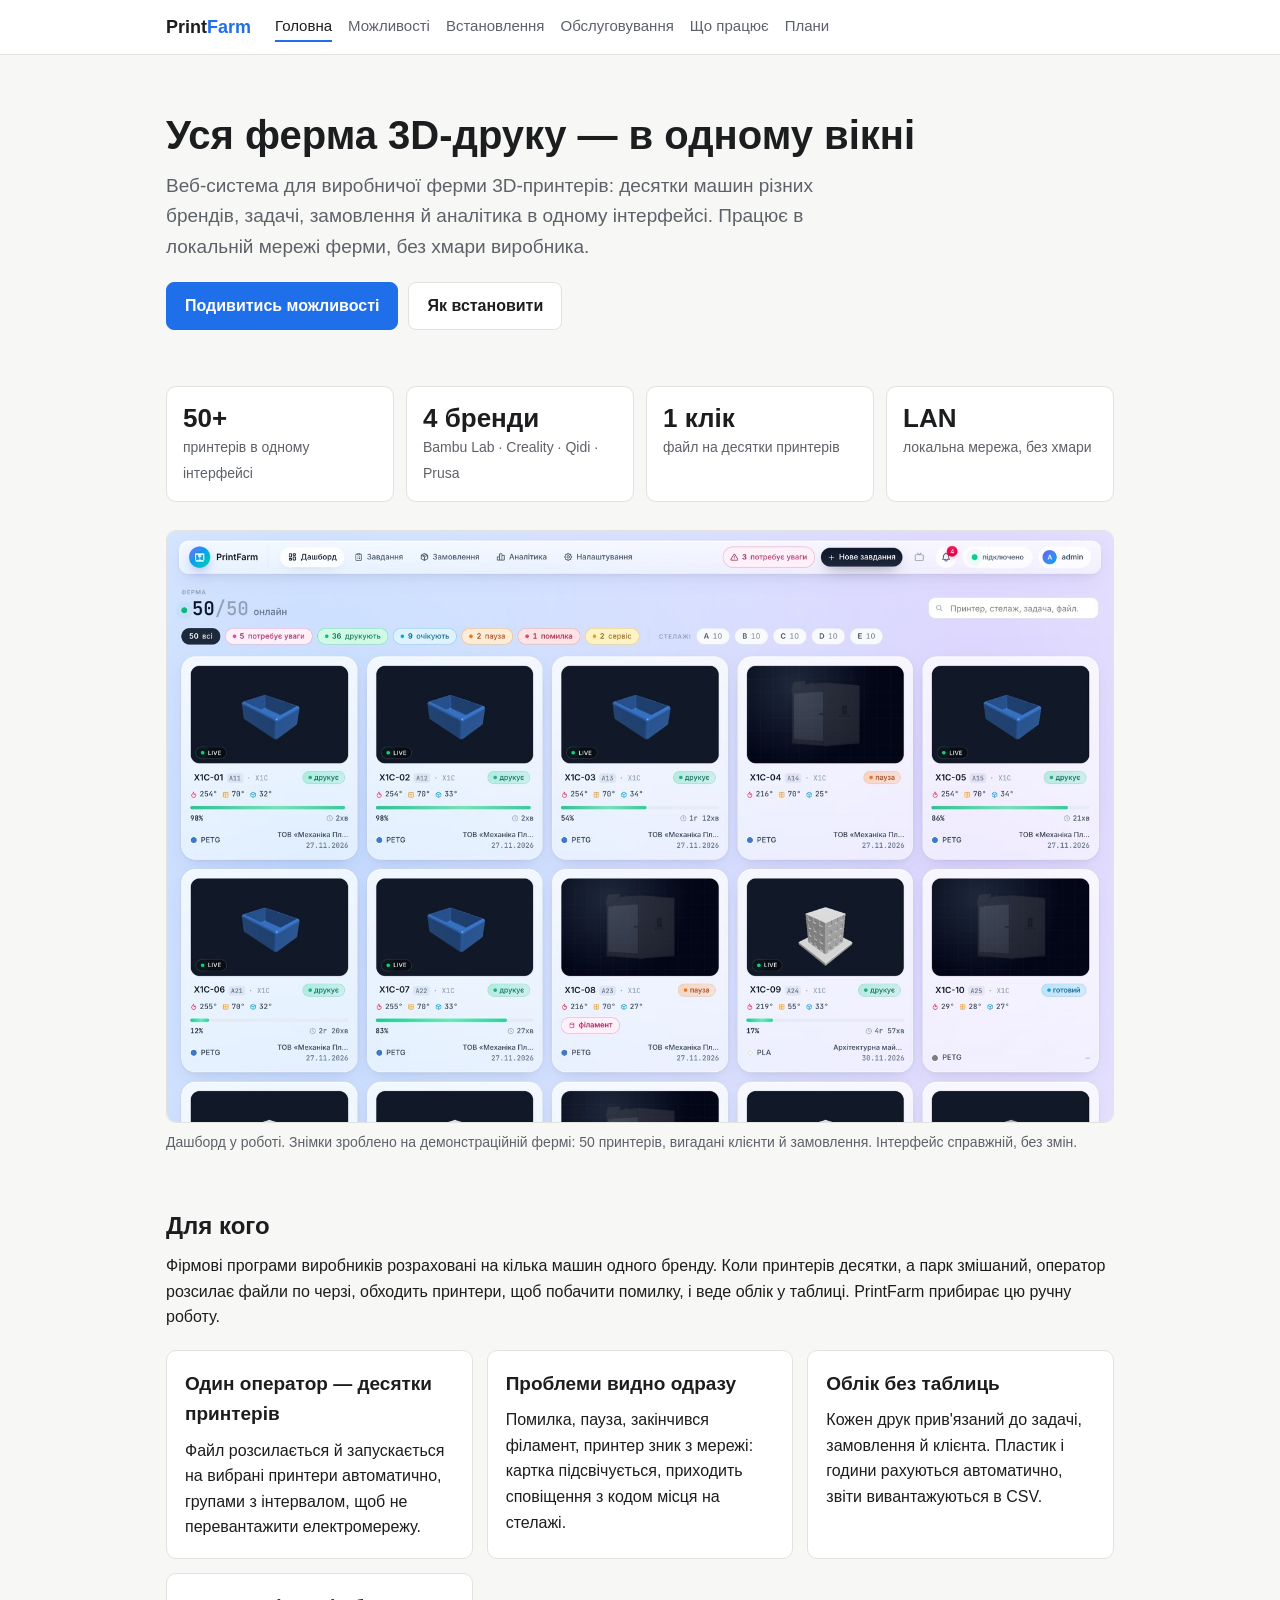
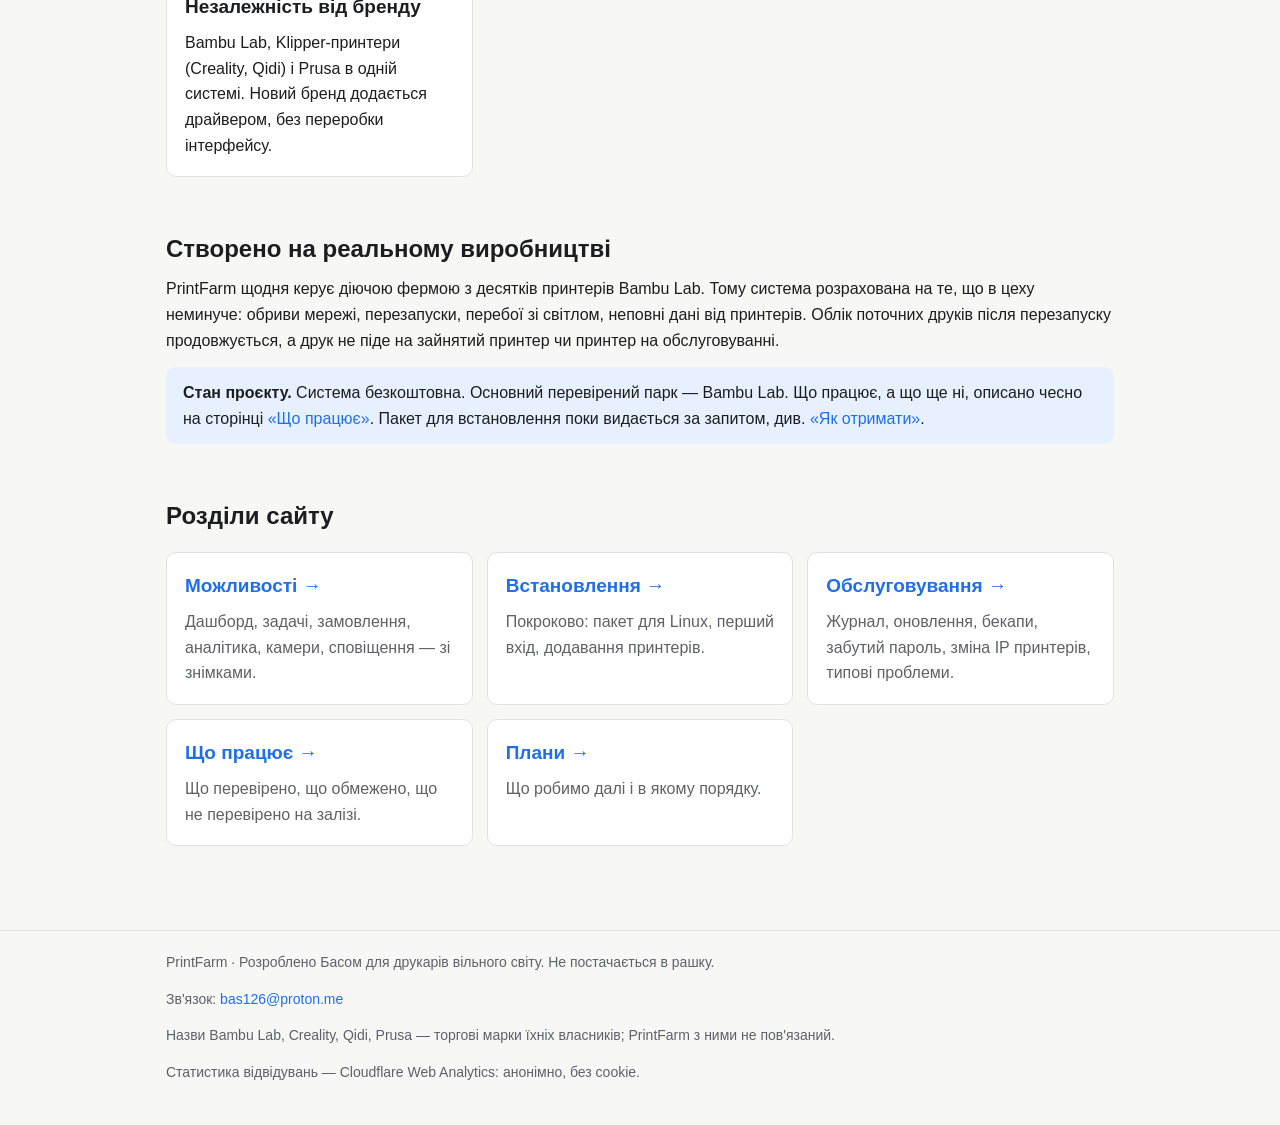
<file: index.html>
<!doctype html>
<html lang="uk">
<head>
<meta charset="utf-8">
<meta name="viewport" content="width=device-width, initial-scale=1">
<title>PrintFarm — керування фермою 3D-друку</title>
<meta name="description" content="Веб-система для керування фермою 3D-принтерів: десятки машин різних брендів, задачі, замовлення й аналітика в одному вікні, у локальній мережі без хмари.">
<link rel="stylesheet" href="style.css">
</head>
<body>
<header class="site-header"><div class="wrap">
  <a class="logo" href="index.html">Print<span>Farm</span></a>
  <nav class="nav">
    <a class="active" href="index.html">Головна</a>
    <a href="features.html">Можливості</a>
    <a href="install.html">Встановлення</a>
    <a href="maintenance.html">Обслуговування</a>
    <a href="status.html">Що працює</a>
    <a href="roadmap.html">Плани</a>
  </nav>
</div></header>

<main class="wrap">
  <section class="hero">
    <h1>Уся ферма 3D-друку — в одному вікні</h1>
    <p class="lead">Веб-система для виробничої ферми 3D-принтерів: десятки машин різних брендів, задачі,
      замовлення й аналітика в одному інтерфейсі. Працює в локальній мережі ферми, без хмари виробника.</p>
    <div class="buttons">
      <a class="btn primary" href="features.html">Подивитись можливості</a>
      <a class="btn" href="install.html">Як встановити</a>
    </div>
  </section>

  <div class="stats">
    <div class="stat"><b>50+</b><span>принтерів в одному інтерфейсі</span></div>
    <div class="stat"><b>4 бренди</b><span>Bambu Lab · Creality · Qidi · Prusa</span></div>
    <div class="stat"><b>1 клік</b><span>файл на десятки принтерів</span></div>
    <div class="stat"><b>LAN</b><span>локальна мережа, без хмари</span></div>
  </div>

  <figure>
    <img src="img/02-dashbord.jpg" alt="Дашборд ферми: картки принтерів зі статусом, прогресом і температурами" width="1600" height="1000">
    <figcaption>Дашборд у роботі. Знімки зроблено на демонстраційній фермі: 50 принтерів, вигадані клієнти й
      замовлення. Інтерфейс справжній, без змін.</figcaption>
  </figure>

  <h2>Для кого</h2>
  <p>Фірмові програми виробників розраховані на кілька машин одного бренду. Коли принтерів десятки, а парк
    змішаний, оператор розсилає файли по черзі, обходить принтери, щоб побачити помилку, і веде облік у
    таблиці. PrintFarm прибирає цю ручну роботу.</p>

  <div class="cards">
    <div class="card"><h3>Один оператор — десятки принтерів</h3>
      <p>Файл розсилається й запускається на вибрані принтери автоматично, групами з інтервалом, щоб не
        перевантажити електромережу.</p></div>
    <div class="card"><h3>Проблеми видно одразу</h3>
      <p>Помилка, пауза, закінчився філамент, принтер зник з мережі: картка підсвічується, приходить
        сповіщення з кодом місця на стелажі.</p></div>
    <div class="card"><h3>Облік без таблиць</h3>
      <p>Кожен друк прив'язаний до задачі, замовлення й клієнта. Пластик і години рахуються автоматично,
        звіти вивантажуються в CSV.</p></div>
    <div class="card"><h3>Незалежність від бренду</h3>
      <p>Bambu Lab, Klipper-принтери (Creality, Qidi) і Prusa в одній системі. Новий бренд додається
        драйвером, без переробки інтерфейсу.</p></div>
  </div>

  <h2>Створено на реальному виробництві</h2>
  <p>PrintFarm щодня керує діючою фермою з десятків принтерів Bambu Lab. Тому система розрахована на те, що в
    цеху неминуче: обриви мережі, перезапуски, перебої зі світлом, неповні дані від принтерів. Облік поточних
    друків після перезапуску продовжується, а друк не піде на зайнятий принтер чи принтер на обслуговуванні.</p>

  <div class="note info">
    <p><b>Стан проєкту.</b> Система безкоштовна. Основний перевірений парк — Bambu Lab. Що працює, а що ще ні,
      описано чесно на сторінці <a href="status.html">«Що працює»</a>. Пакет для встановлення поки
      видається за запитом, див. <a href="install.html#get">«Як отримати»</a>.</p>
  </div>

  <h2>Розділи сайту</h2>
  <div class="cards">
    <a class="card" href="features.html"><h3>Можливості →</h3><p class="muted">Дашборд, задачі, замовлення, аналітика, камери, сповіщення — зі знімками.</p></a>
    <a class="card" href="install.html"><h3>Встановлення →</h3><p class="muted">Покроково: пакет для Linux, перший вхід, додавання принтерів.</p></a>
    <a class="card" href="maintenance.html"><h3>Обслуговування →</h3><p class="muted">Журнал, оновлення, бекапи, забутий пароль, зміна IP принтерів, типові проблеми.</p></a>
    <a class="card" href="status.html"><h3>Що працює →</h3><p class="muted">Що перевірено, що обмежено, що не перевірено на залізі.</p></a>
    <a class="card" href="roadmap.html"><h3>Плани →</h3><p class="muted">Що робимо далі і в якому порядку.</p></a>
  </div>
</main>

<footer class="site-footer"><div class="wrap">
  <p>PrintFarm · Розроблено Басом для друкарів вільного світу. Не постачається в рашку.</p>
  <p>Зв'язок: <a href="mailto:bas126@proton.me">bas126@proton.me</a></p>
  <p>Назви Bambu Lab, Creality, Qidi, Prusa — торгові марки їхніх власників; PrintFarm з ними не пов'язаний.</p>
  <p>Статистика відвідувань — Cloudflare Web Analytics: анонімно, без cookie.</p>
</div></footer>
<!-- Cloudflare Web Analytics --><script type='module' src='https://static.cloudflareinsights.com/beacon.min.js' data-cf-beacon='{"token": "cf195b41b394469f801812a8782b226f"}'></script><!-- End Cloudflare Web Analytics -->
</body>
</html>
</file>
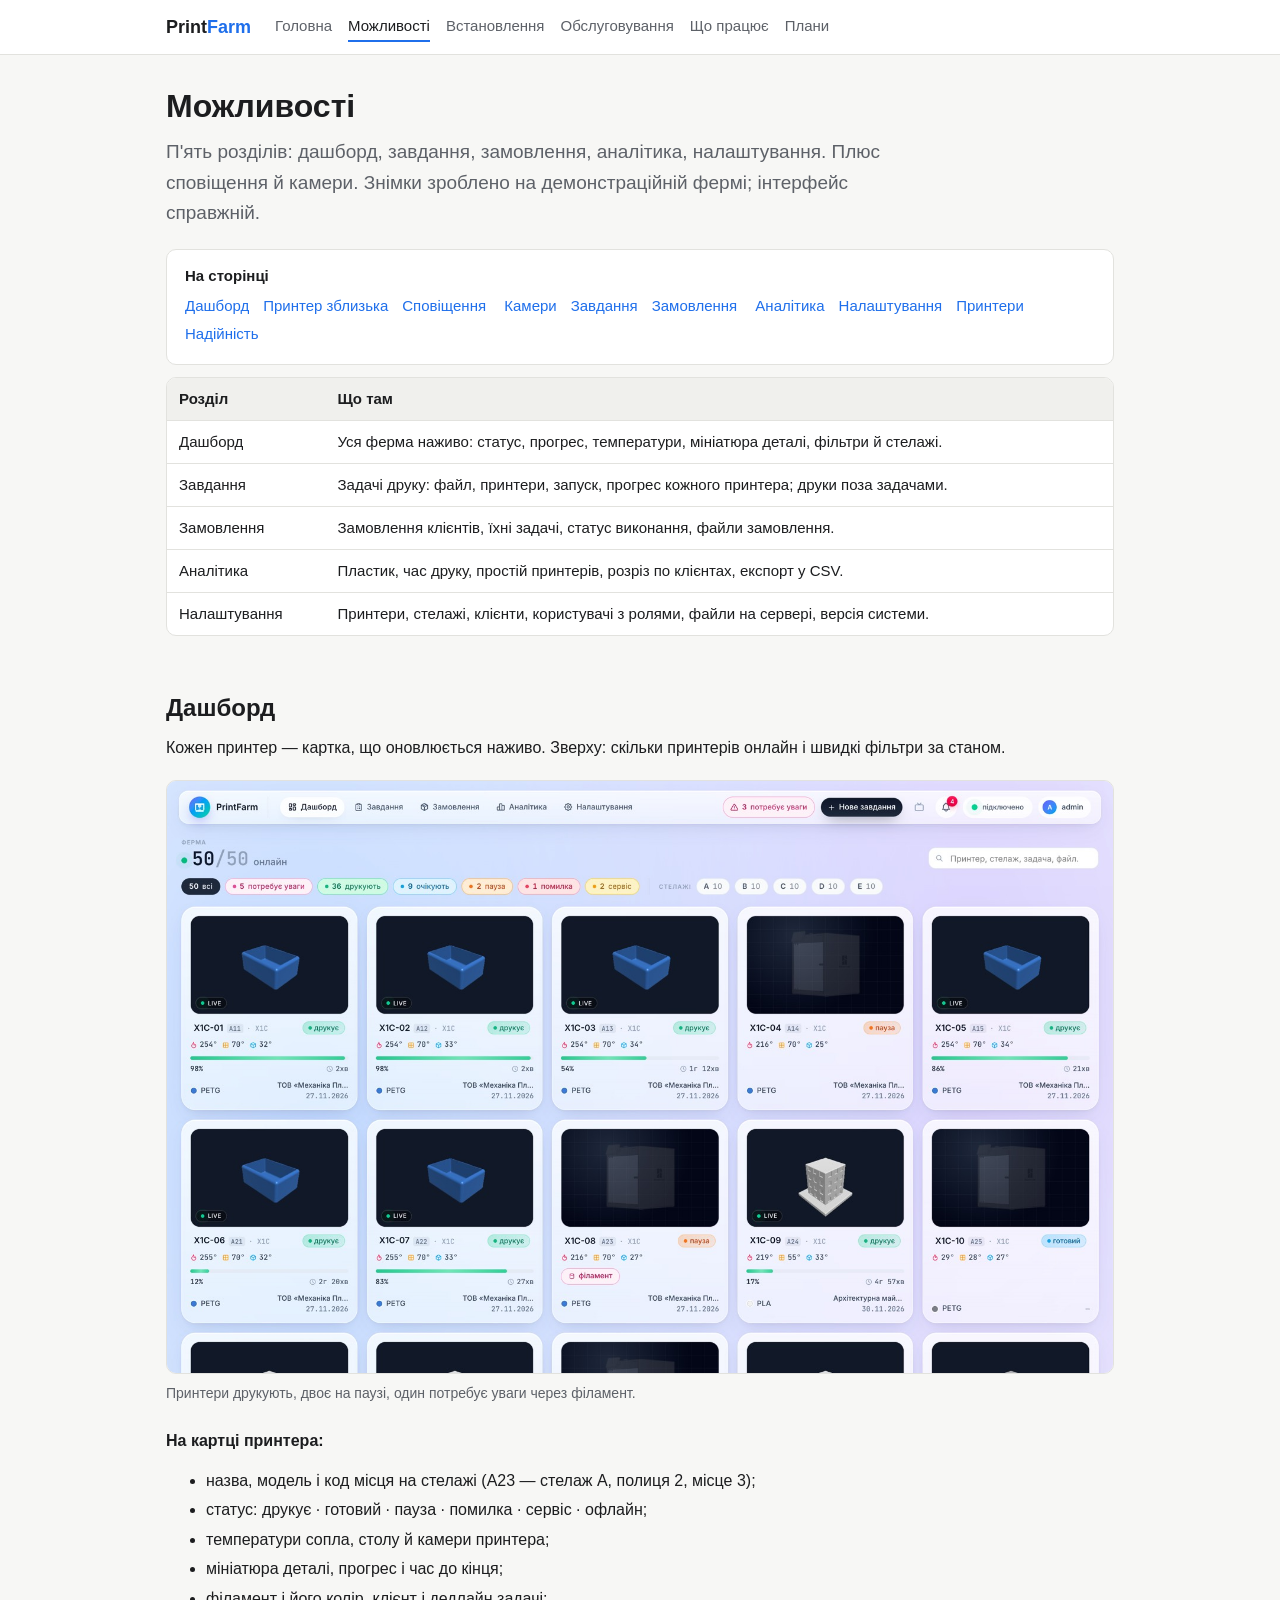
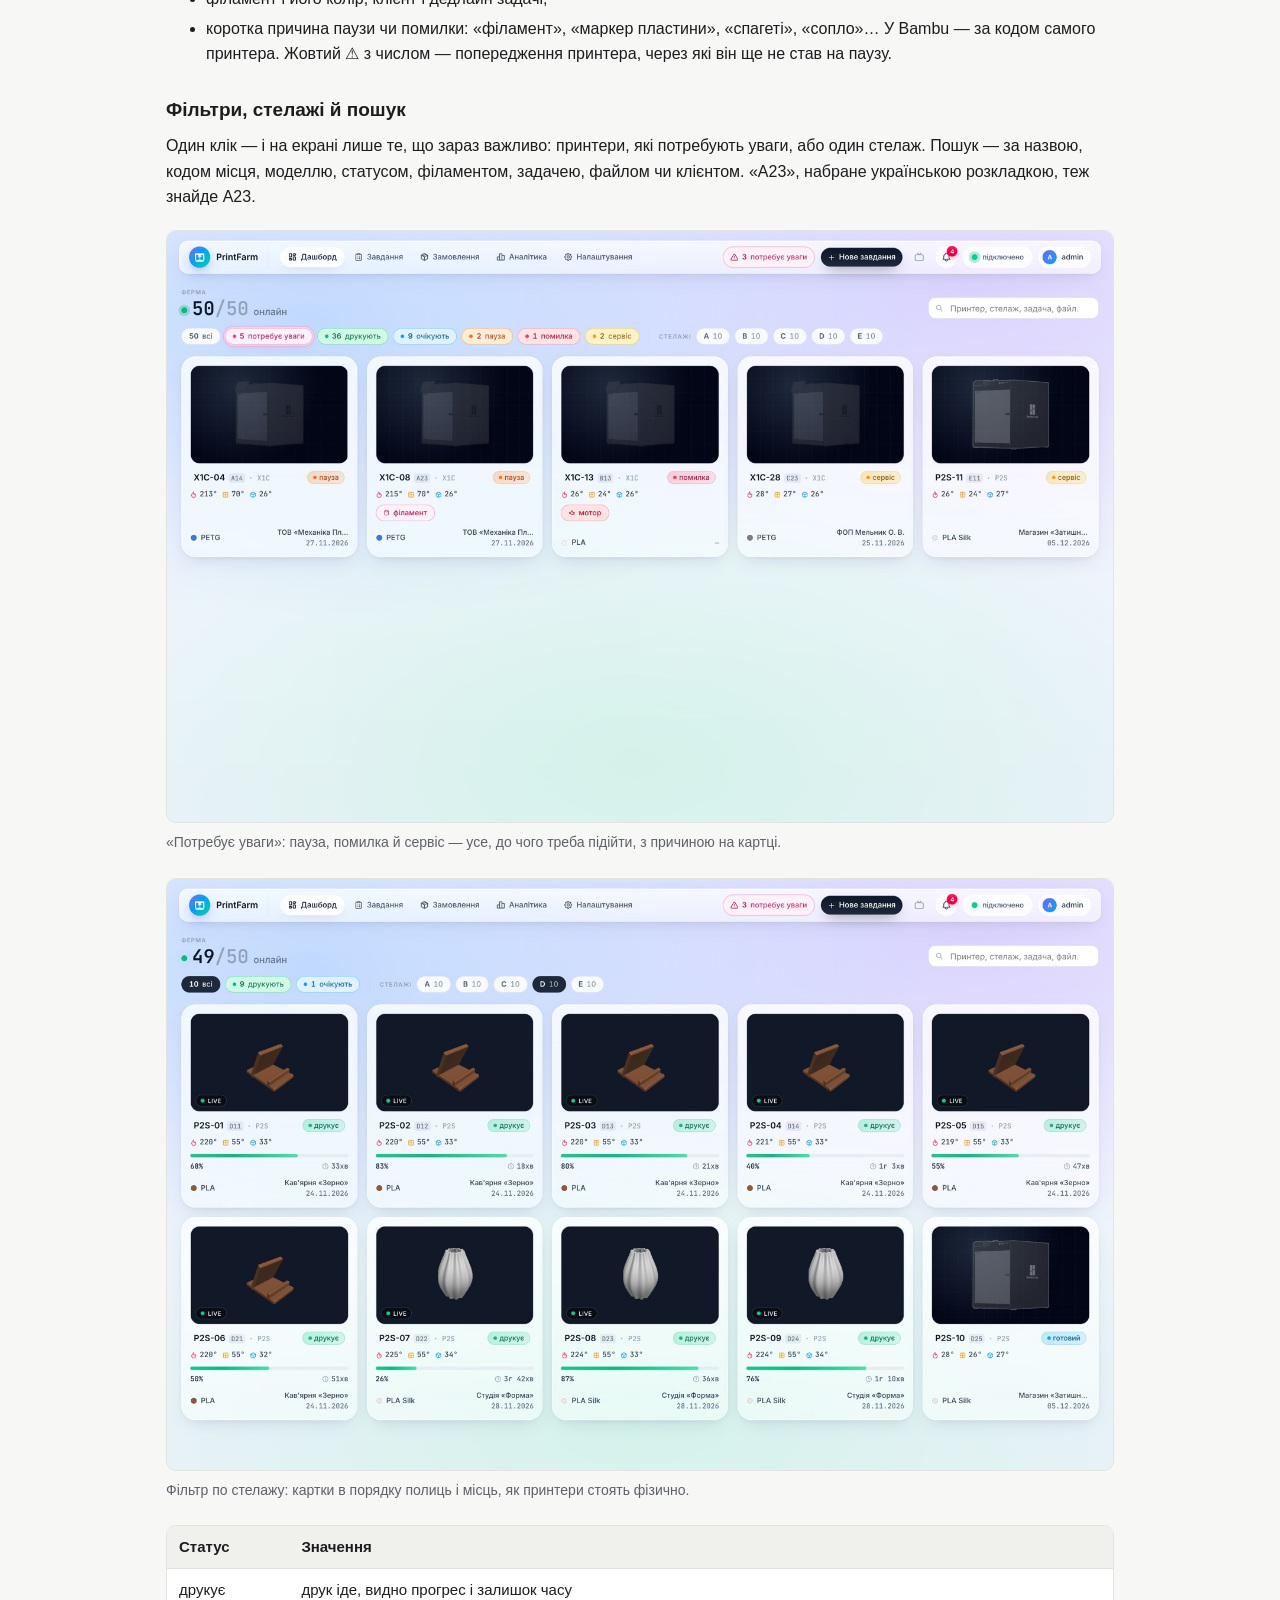
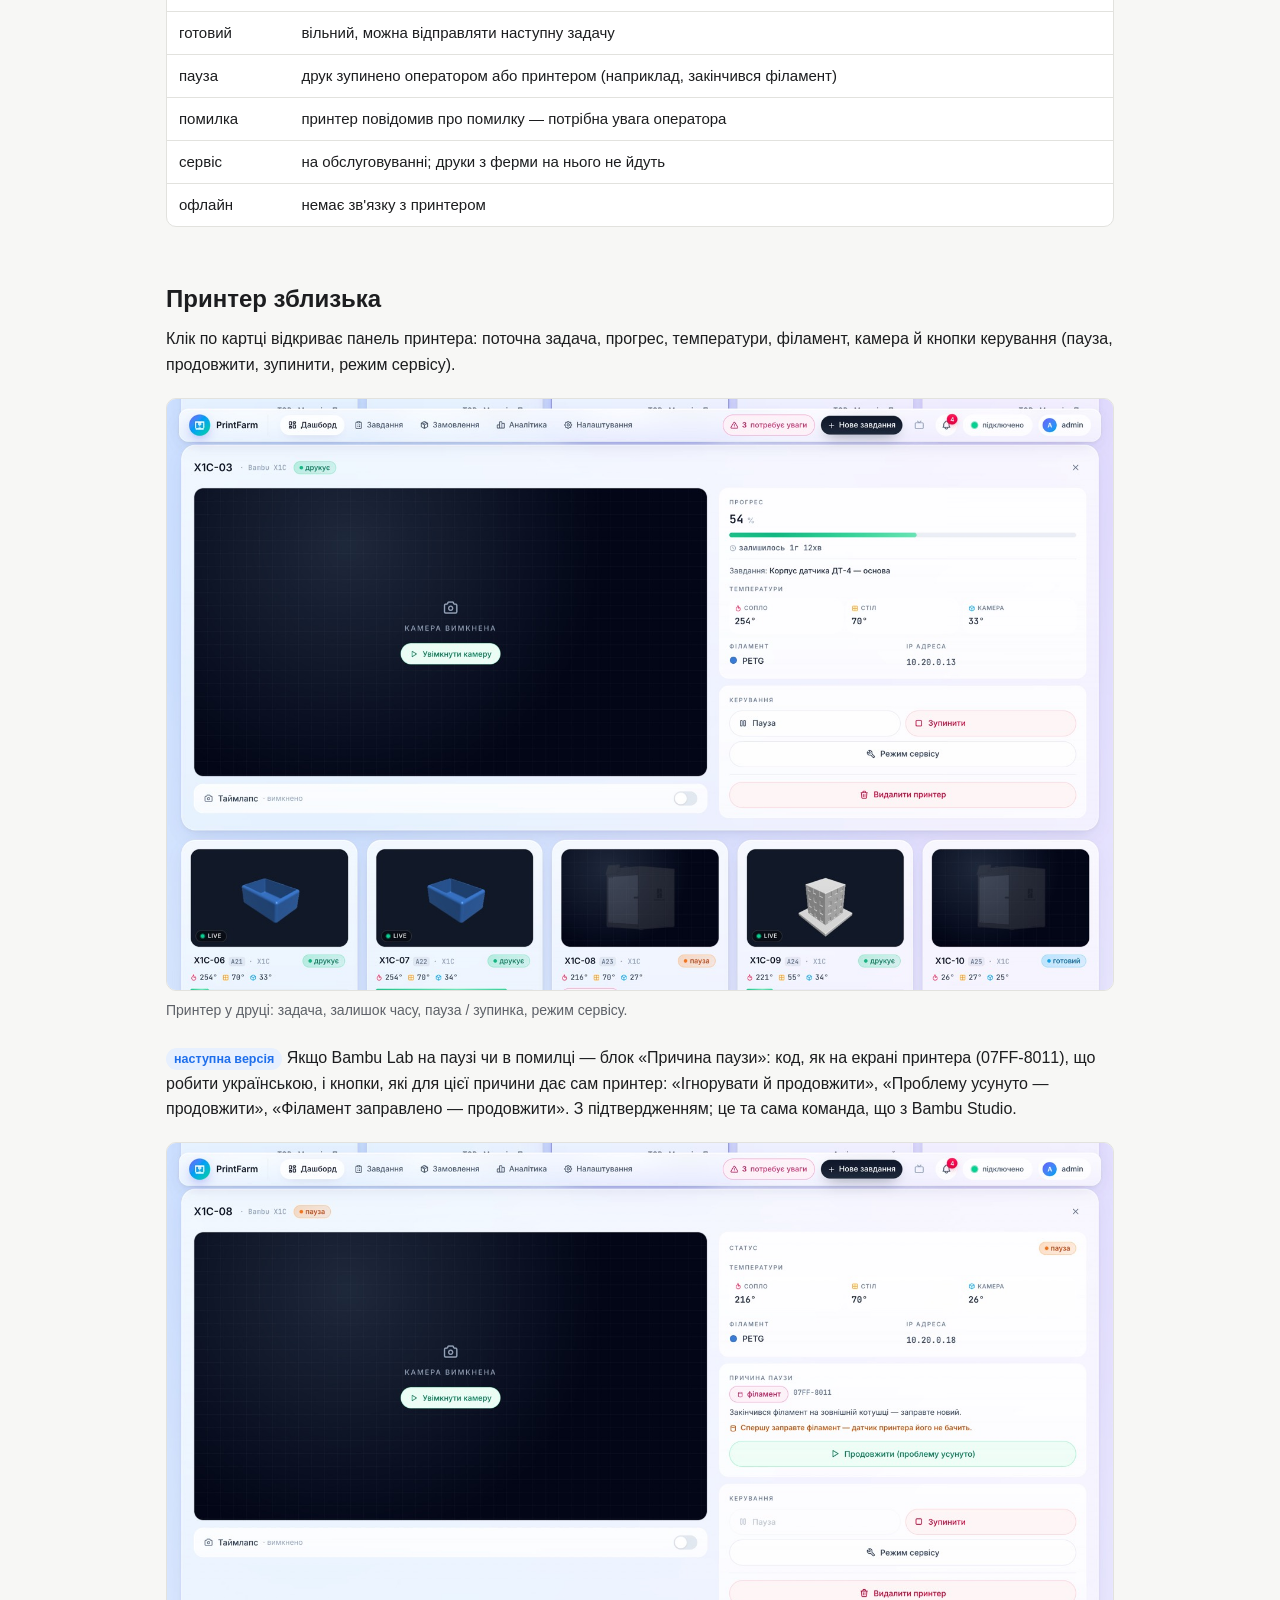
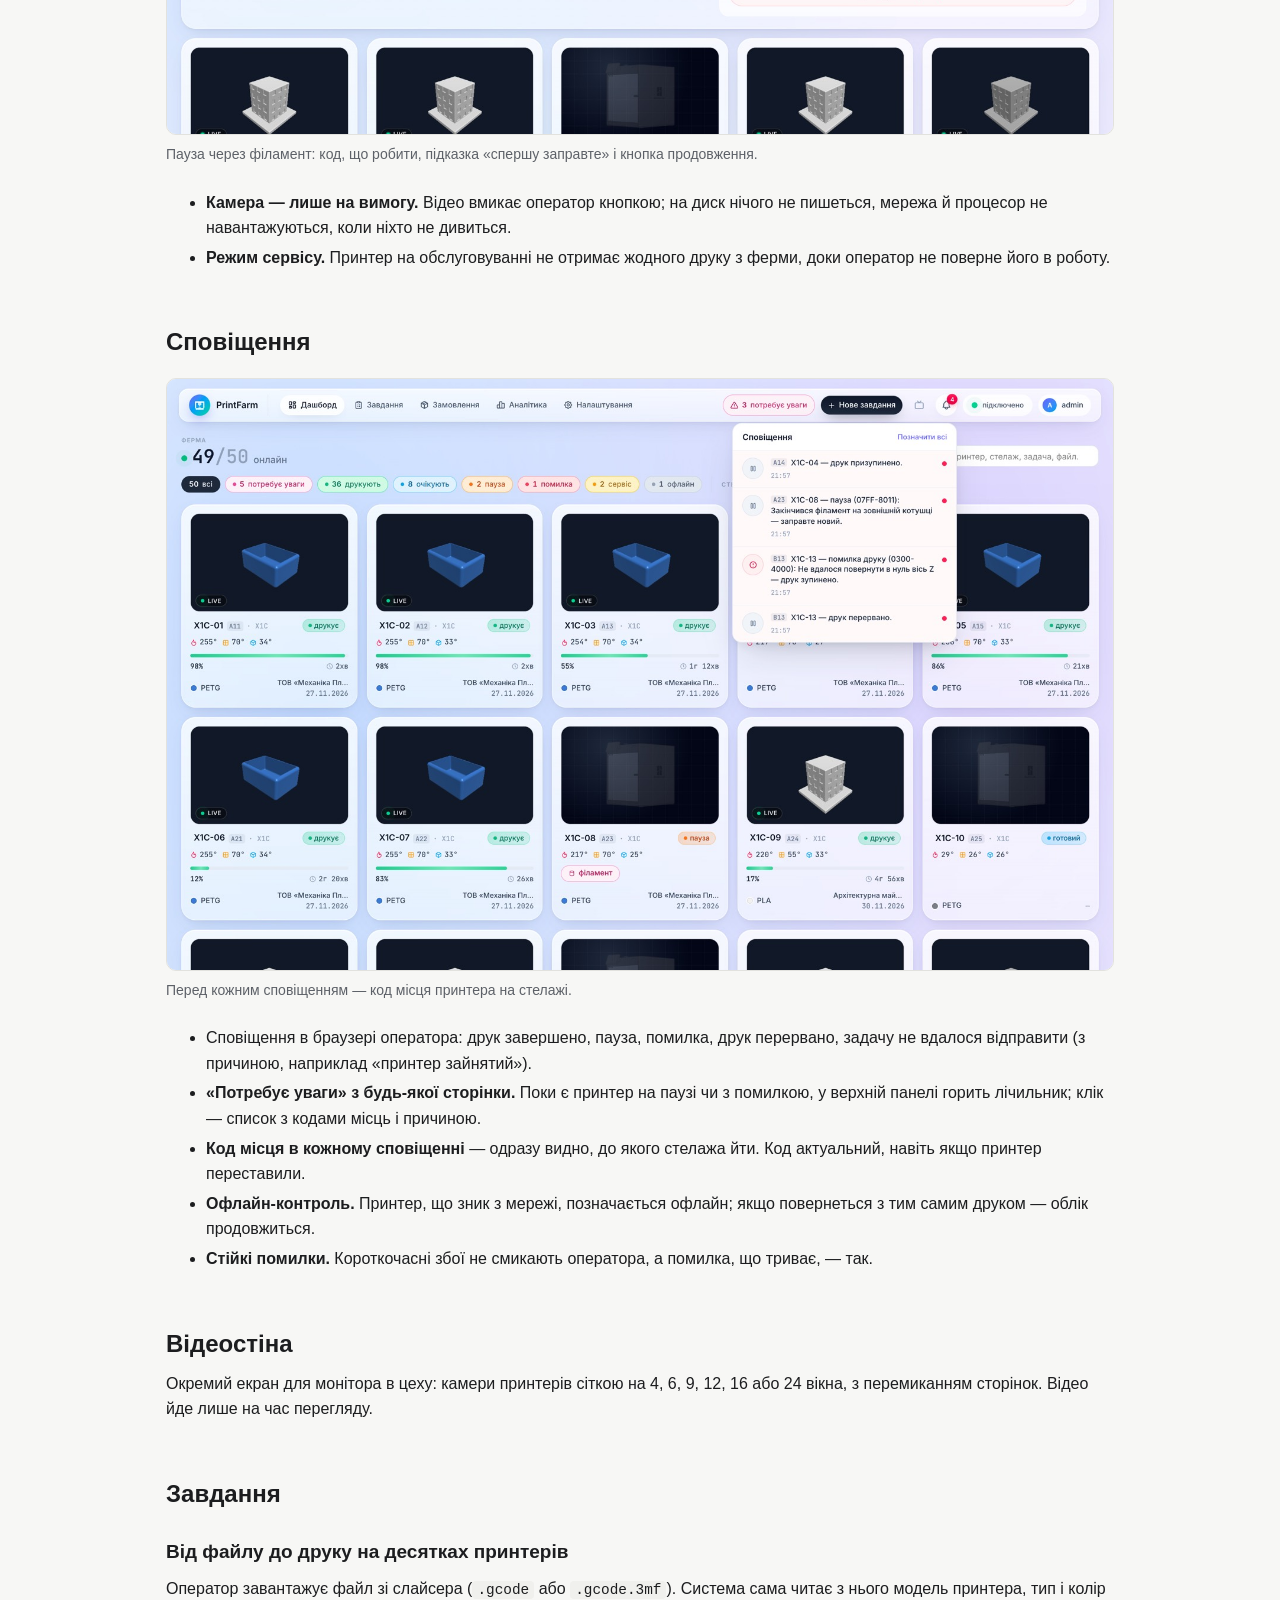
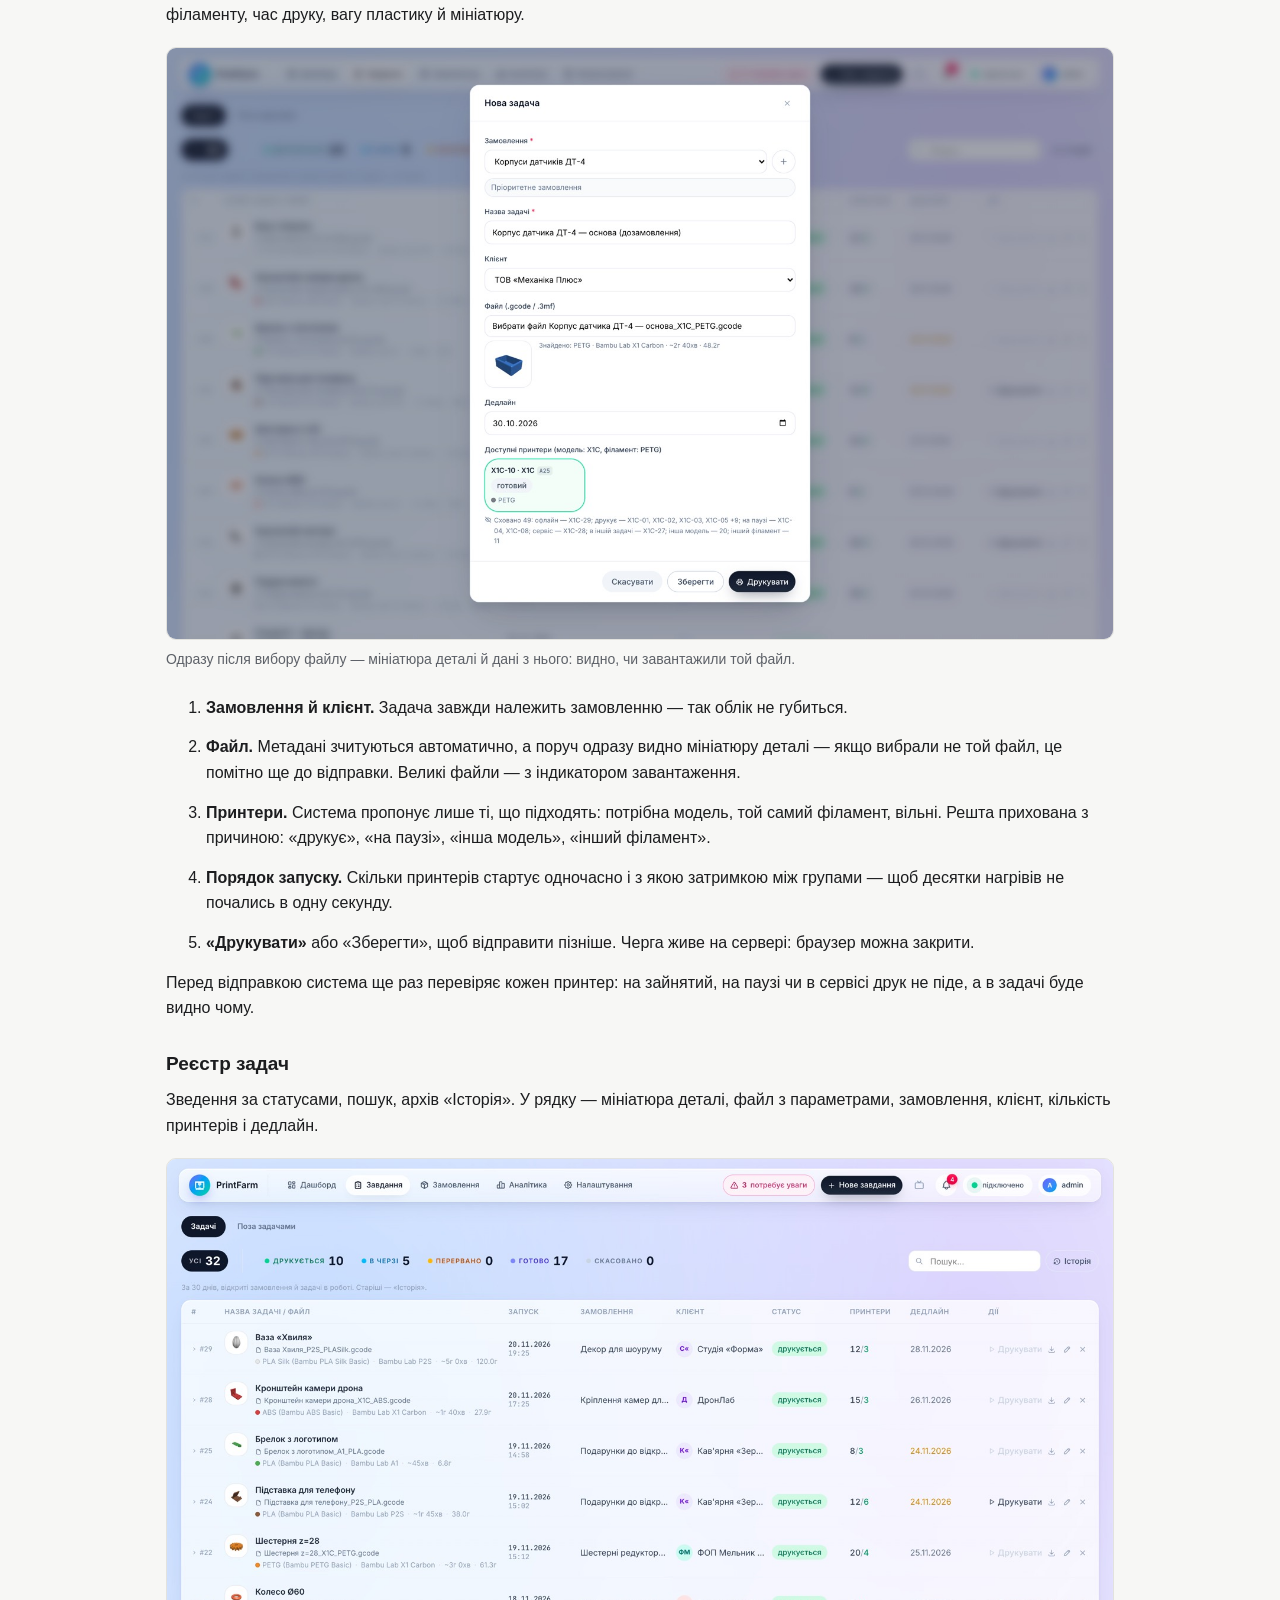
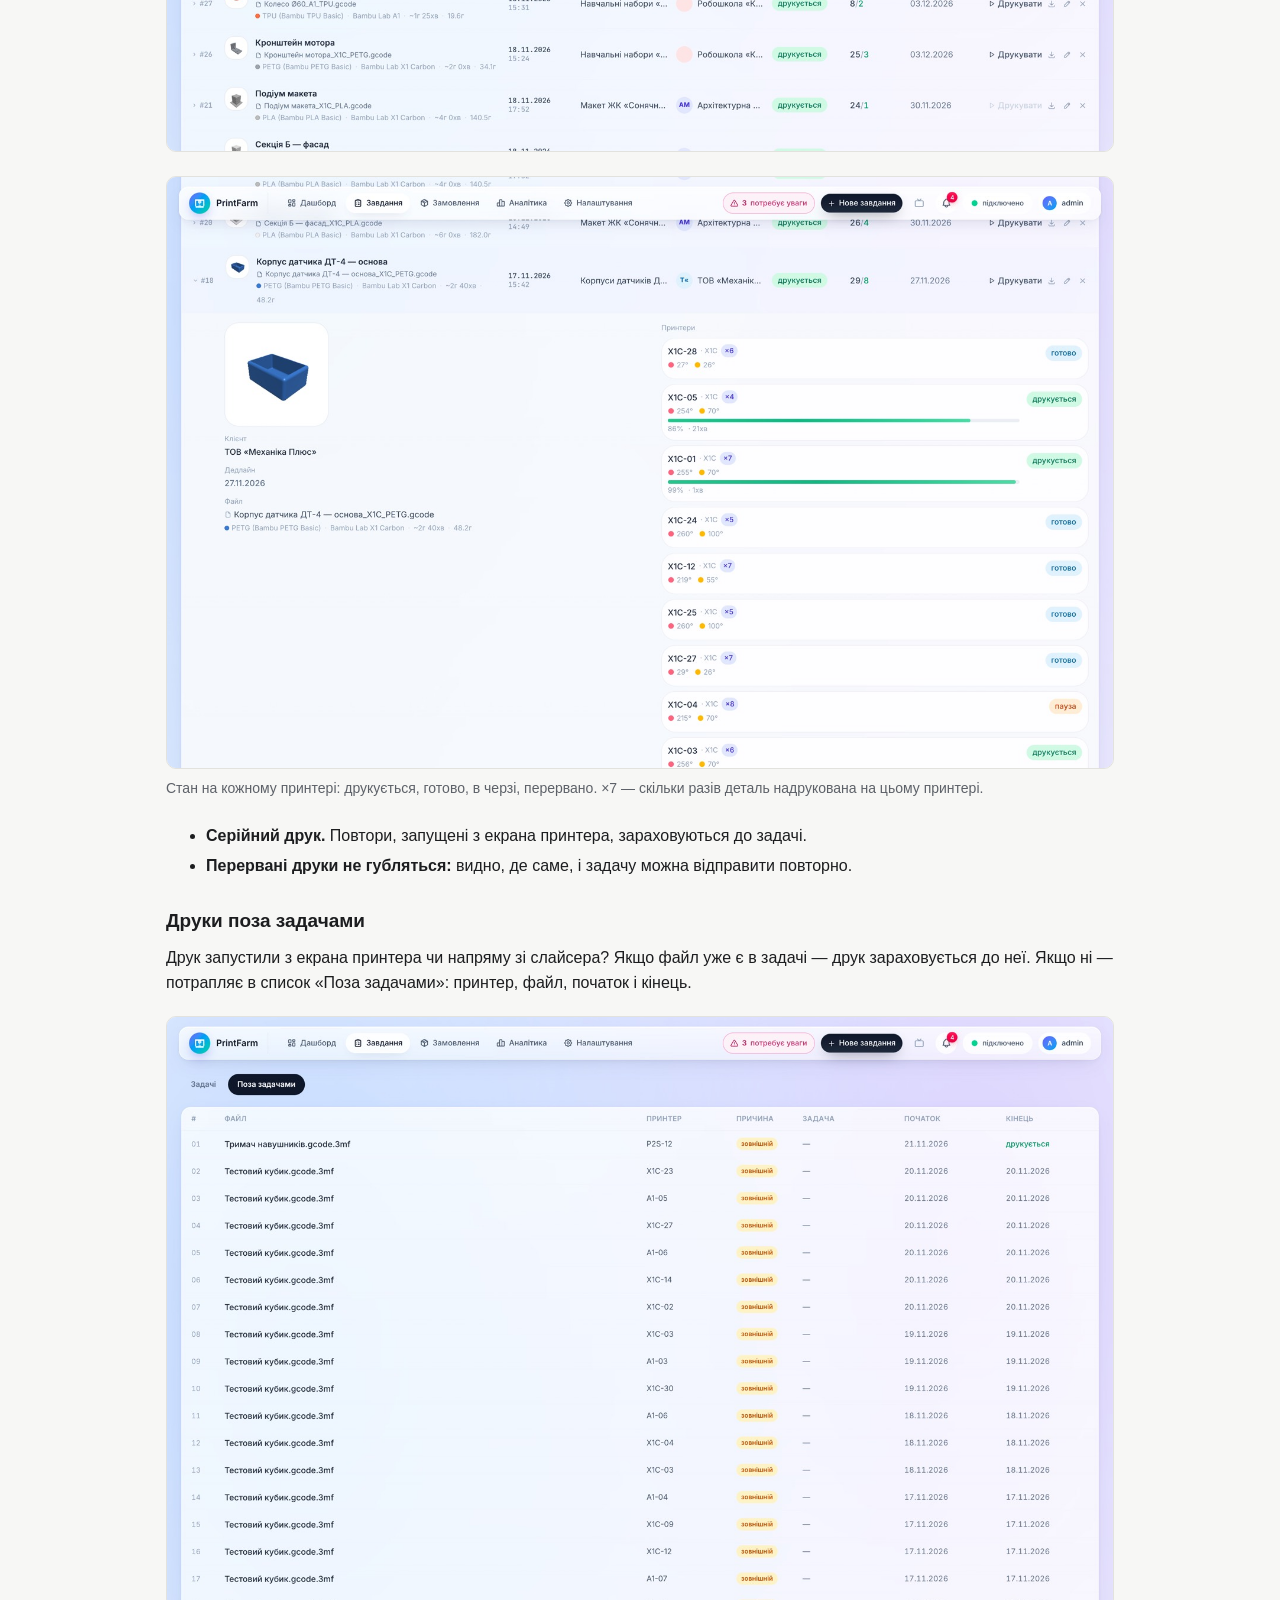
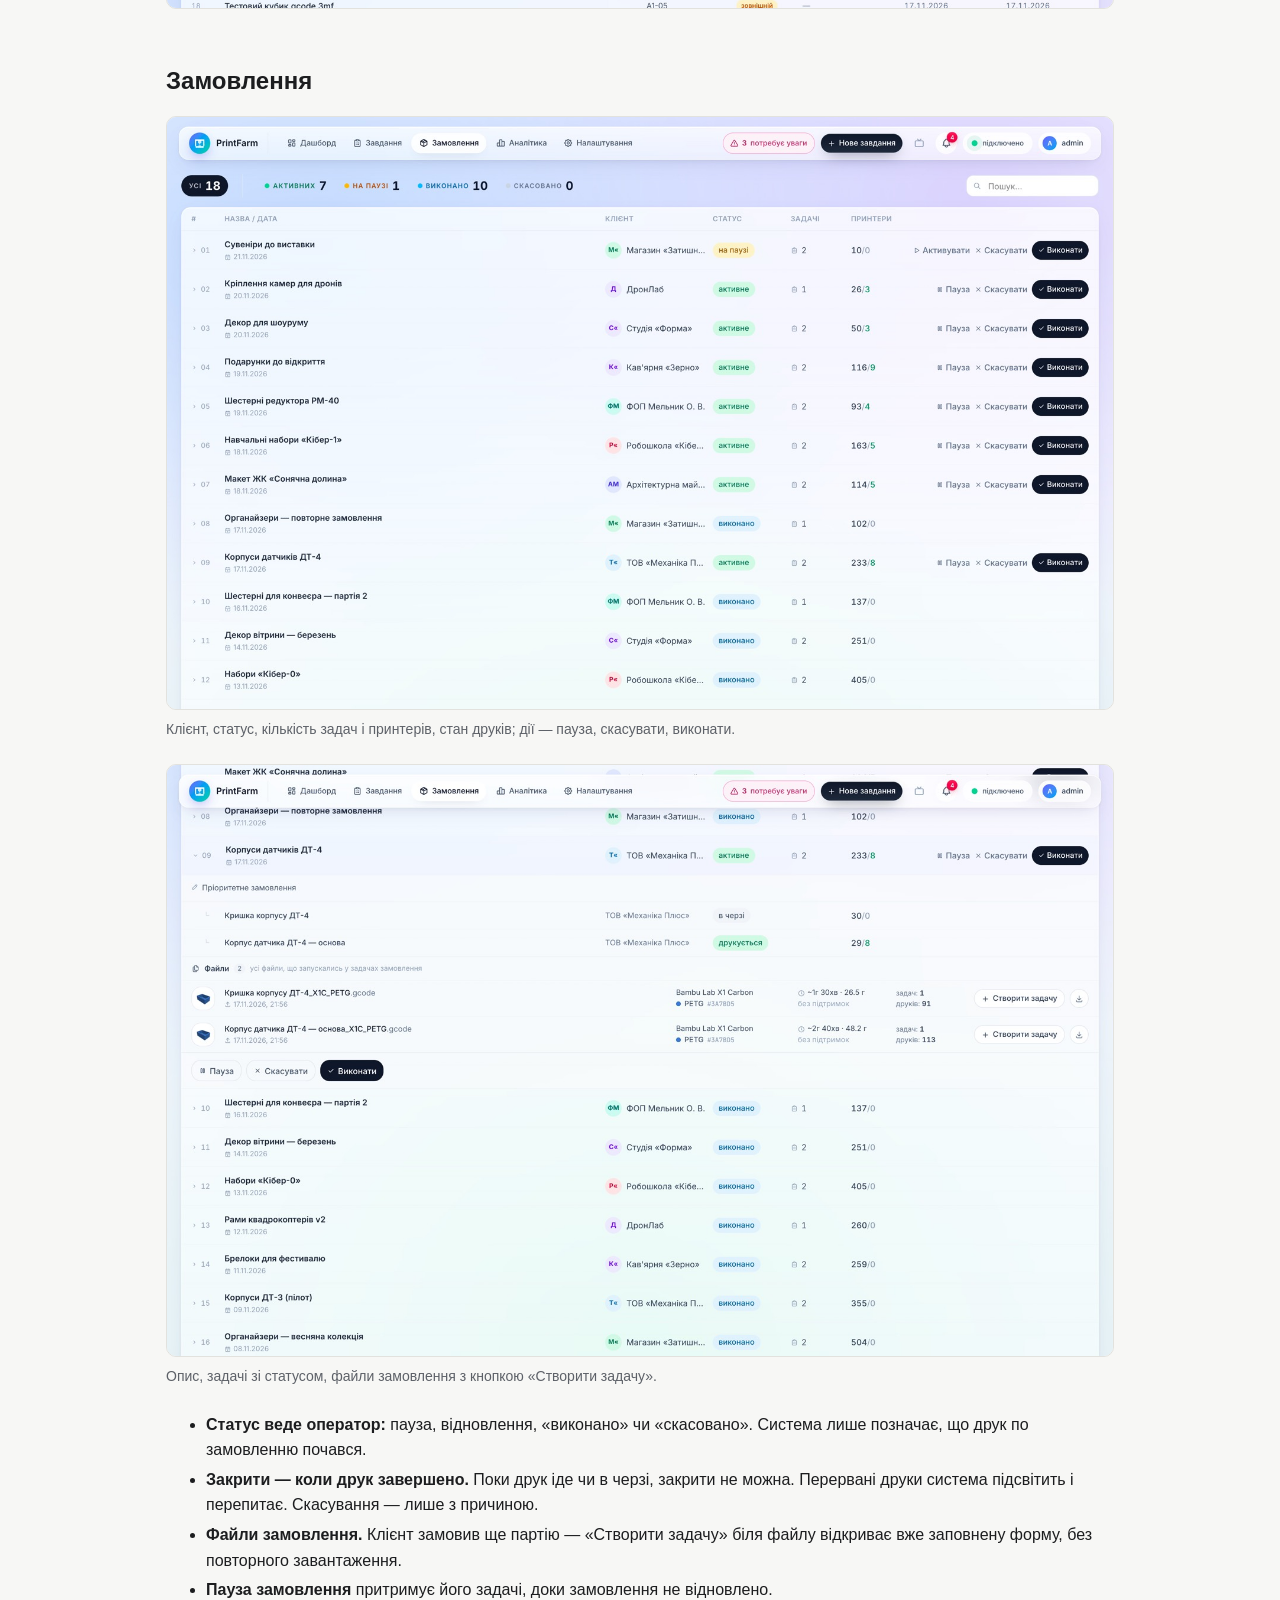
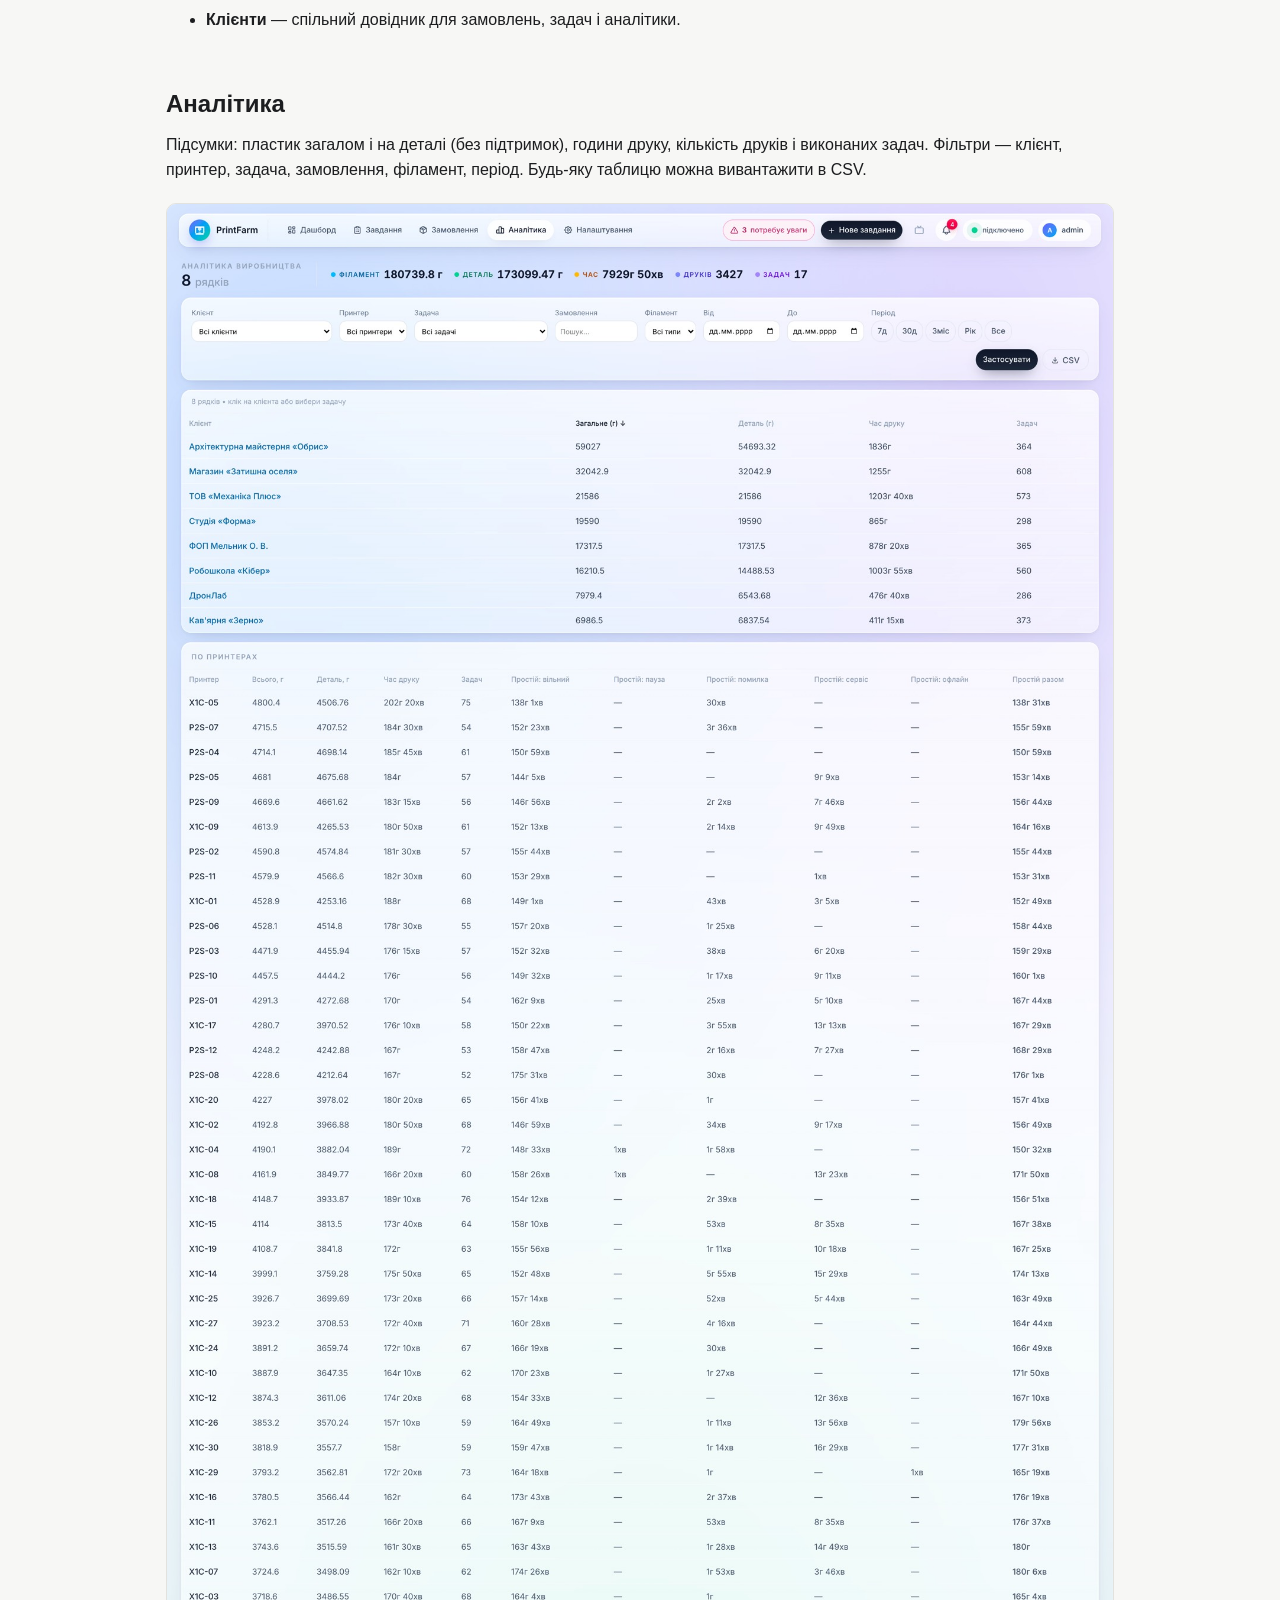
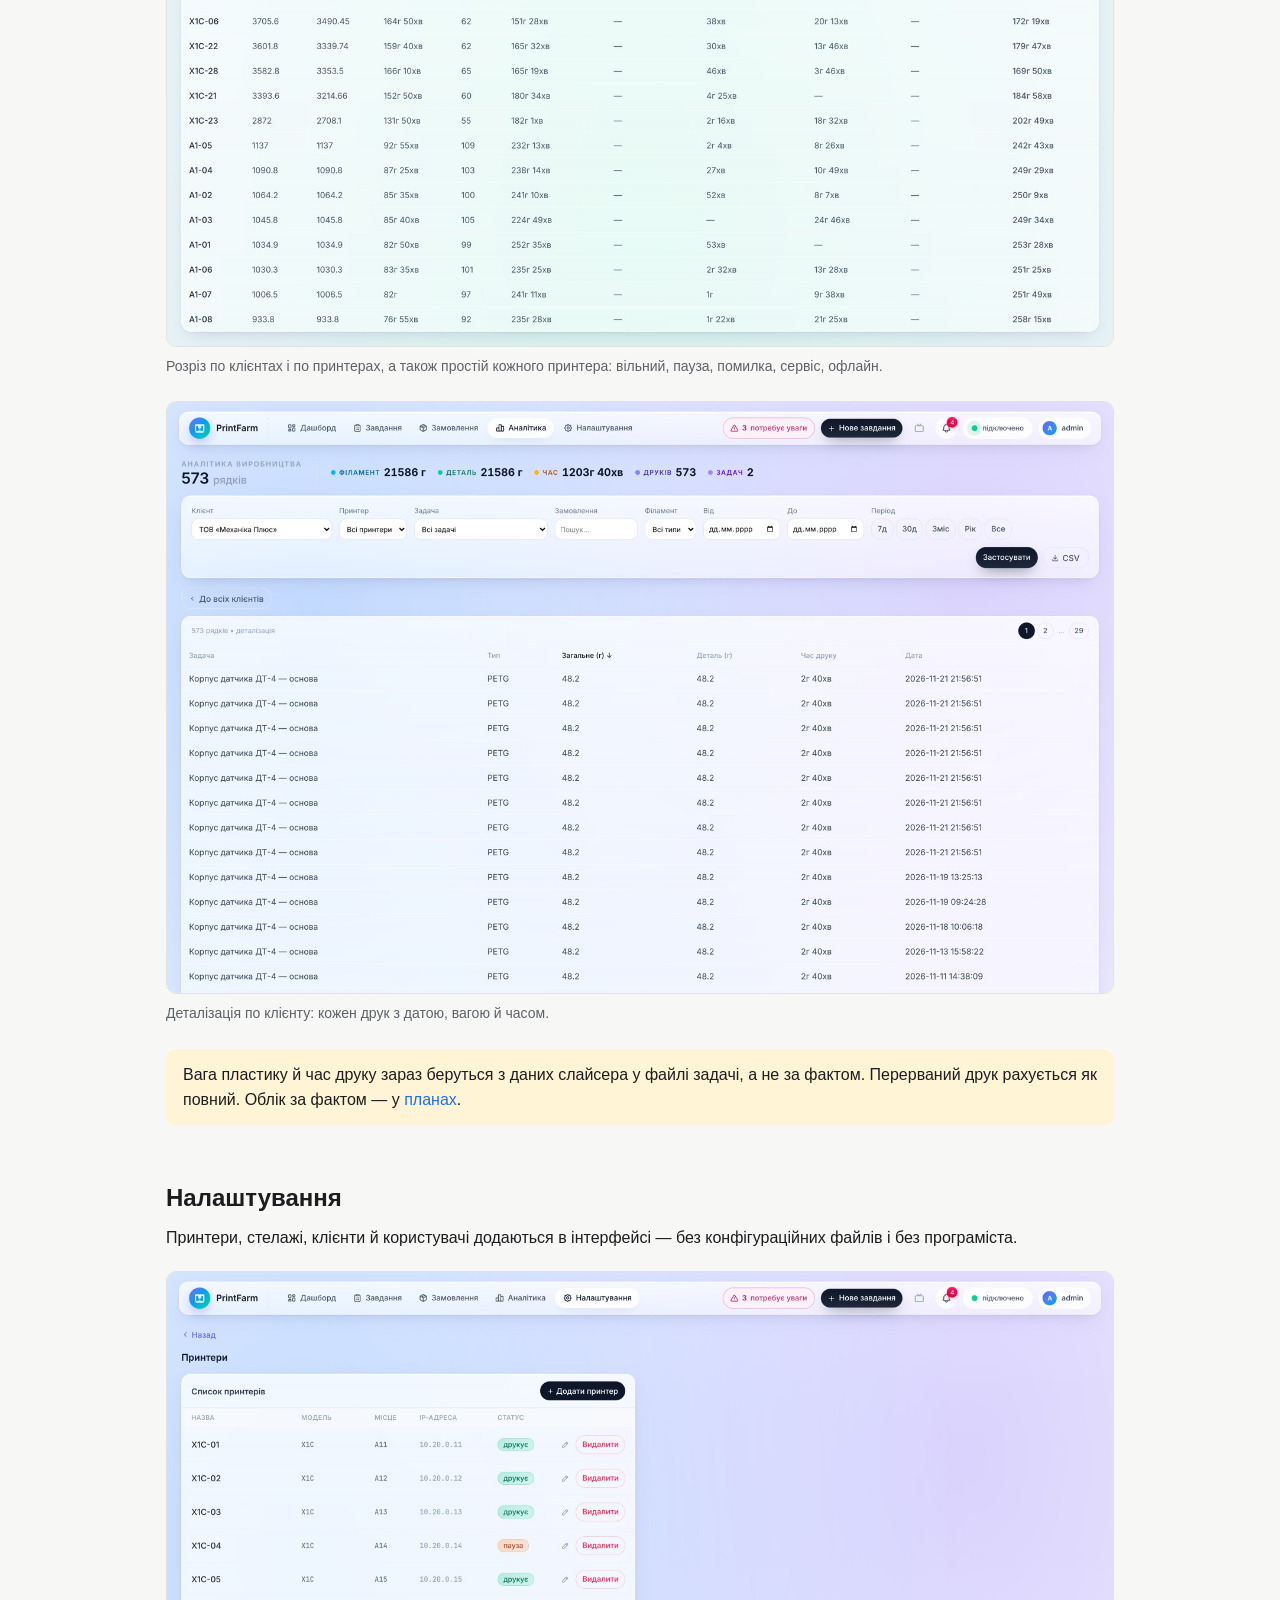
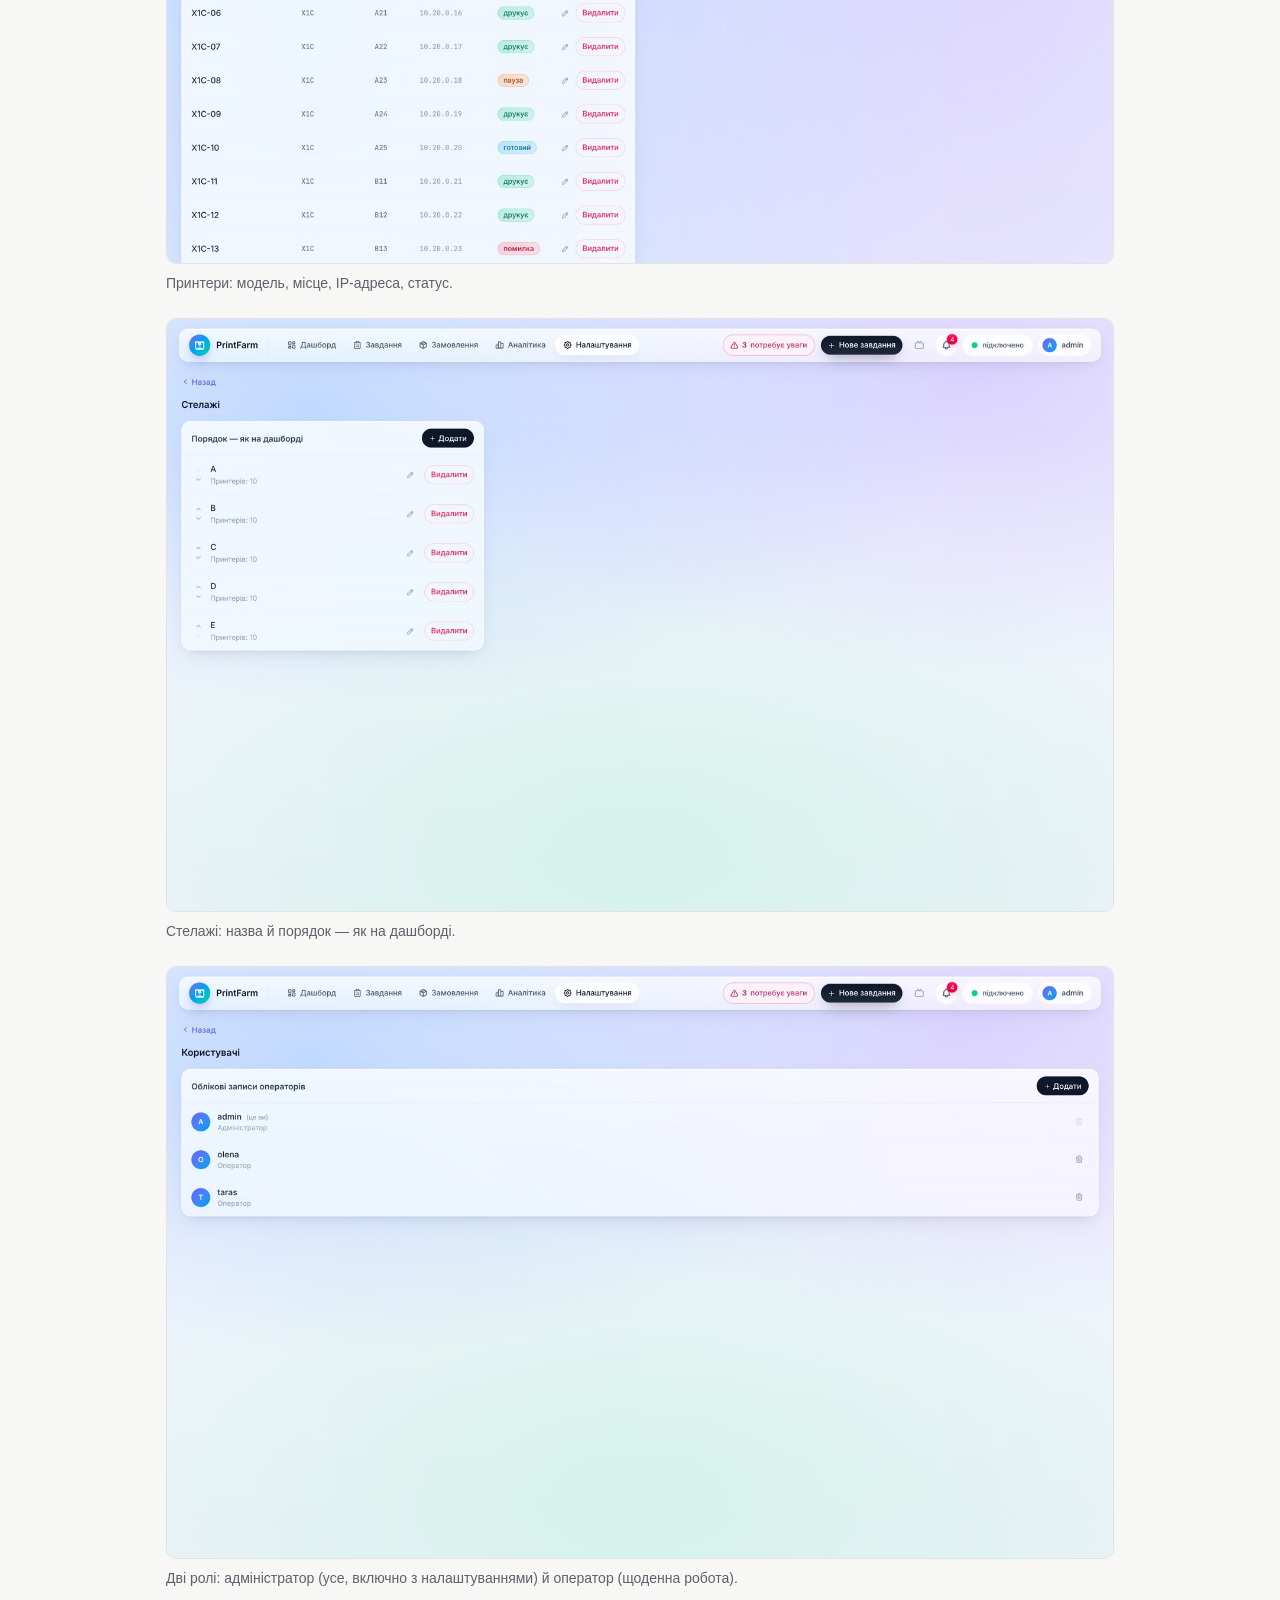
<file: features.html>
<!doctype html>
<html lang="uk">
<head>
<meta charset="utf-8">
<meta name="viewport" content="width=device-width, initial-scale=1">
<title>Можливості — PrintFarm</title>
<meta name="description" content="Що вміє PrintFarm: дашборд ферми, задачі друку на десятки принтерів, замовлення клієнтів, аналітика, камери й сповіщення.">
<link rel="stylesheet" href="style.css">
</head>
<body>
<header class="site-header"><div class="wrap">
  <a class="logo" href="index.html">Print<span>Farm</span></a>
  <nav class="nav">
    <a href="index.html">Головна</a>
    <a class="active" href="features.html">Можливості</a>
    <a href="install.html">Встановлення</a>
    <a href="maintenance.html">Обслуговування</a>
    <a href="status.html">Що працює</a>
    <a href="roadmap.html">Плани</a>
  </nav>
</div></header>

<main class="wrap">
  <h1>Можливості</h1>
  <p class="lead">П'ять розділів: дашборд, завдання, замовлення, аналітика, налаштування. Плюс сповіщення й
    камери. Знімки зроблено на демонстраційній фермі; інтерфейс справжній.</p>

  <div class="toc"><strong>На сторінці</strong>
    <a href="#dashboard">Дашборд</a><a href="#printer">Принтер зблизька</a><a href="#alerts">Сповіщення</a>
    <a href="#cameras">Камери</a><a href="#tasks">Завдання</a><a href="#orders">Замовлення</a>
    <a href="#analytics">Аналітика</a><a href="#settings">Налаштування</a><a href="#printers">Принтери</a>
    <a href="#reliability">Надійність</a>
  </div>

  <div class="table"><table>
    <tr><th>Розділ</th><th>Що там</th></tr>
    <tr><td>Дашборд</td><td>Уся ферма наживо: статус, прогрес, температури, мініатюра деталі, фільтри й стелажі.</td></tr>
    <tr><td>Завдання</td><td>Задачі друку: файл, принтери, запуск, прогрес кожного принтера; друки поза задачами.</td></tr>
    <tr><td>Замовлення</td><td>Замовлення клієнтів, їхні задачі, статус виконання, файли замовлення.</td></tr>
    <tr><td>Аналітика</td><td>Пластик, час друку, простій принтерів, розріз по клієнтах, експорт у CSV.</td></tr>
    <tr><td>Налаштування</td><td>Принтери, стелажі, клієнти, користувачі з ролями, файли на сервері, версія системи.</td></tr>
  </table></div>

  <h2 id="dashboard">Дашборд</h2>
  <p>Кожен принтер — картка, що оновлюється наживо. Зверху: скільки принтерів онлайн і швидкі фільтри за
    станом.</p>
  <figure><img src="img/02-dashbord.jpg" alt="Дашборд у роботі" width="1600" height="1000" loading="lazy">
    <figcaption>Принтери друкують, двоє на паузі, один потребує уваги через філамент.</figcaption></figure>
  <p><b>На картці принтера:</b></p>
  <ul>
    <li>назва, модель і код місця на стелажі (A23 — стелаж A, полиця 2, місце 3);</li>
    <li>статус: друкує · готовий · пауза · помилка · сервіс · офлайн;</li>
    <li>температури сопла, столу й камери принтера;</li>
    <li>мініатюра деталі, прогрес і час до кінця;</li>
    <li>філамент і його колір, клієнт і дедлайн задачі;</li>
    <li>коротка причина паузи чи помилки: «філамент», «маркер пластини», «спагеті», «сопло»… У Bambu — за кодом
      самого принтера. Жовтий ⚠ з числом — попередження принтера, через які він ще не став на паузу.</li>
  </ul>

  <h3>Фільтри, стелажі й пошук</h3>
  <p>Один клік — і на екрані лише те, що зараз важливо: принтери, які потребують уваги, або один стелаж.
    Пошук — за назвою, кодом місця, моделлю, статусом, філаментом, задачею, файлом чи клієнтом. «А23»,
    набране українською розкладкою, теж знайде A23.</p>
  <figure><img src="img/04-dashbord-potrebuie-uvahy.jpg" alt="Фільтр «Потребує уваги»" width="1600" height="1000" loading="lazy">
    <figcaption>«Потребує уваги»: пауза, помилка й сервіс — усе, до чого треба підійти, з причиною на картці.</figcaption></figure>
  <figure><img src="img/05-dashbord-stelazh-D.jpg" alt="Фільтр по стелажу" width="1600" height="1000" loading="lazy">
    <figcaption>Фільтр по стелажу: картки в порядку полиць і місць, як принтери стоять фізично.</figcaption></figure>

  <div class="table"><table>
    <tr><th>Статус</th><th>Значення</th></tr>
    <tr><td>друкує</td><td>друк іде, видно прогрес і залишок часу</td></tr>
    <tr><td>готовий</td><td>вільний, можна відправляти наступну задачу</td></tr>
    <tr><td>пауза</td><td>друк зупинено оператором або принтером (наприклад, закінчився філамент)</td></tr>
    <tr><td>помилка</td><td>принтер повідомив про помилку — потрібна увага оператора</td></tr>
    <tr><td>сервіс</td><td>на обслуговуванні; друки з ферми на нього не йдуть</td></tr>
    <tr><td>офлайн</td><td>немає зв'язку з принтером</td></tr>
  </table></div>

  <h2 id="printer">Принтер зблизька</h2>
  <p>Клік по картці відкриває панель принтера: поточна задача, прогрес, температури, філамент, камера й
    кнопки керування (пауза, продовжити, зупинити, режим сервісу).</p>
  <figure><img src="img/06-printer-detali.jpg" alt="Панель принтера в друці" width="1600" height="1000" loading="lazy">
    <figcaption>Принтер у друці: задача, залишок часу, пауза / зупинка, режим сервісу.</figcaption></figure>
  <p><span class="tag next">наступна версія</span> Якщо Bambu Lab на паузі чи в помилці — блок «Причина паузи»: код,
    як на екрані принтера (07FF-8011), що робити українською, і кнопки, які для цієї причини дає сам принтер:
    «Ігнорувати й продовжити», «Проблему усунуто — продовжити», «Філамент заправлено — продовжити». З
    підтвердженням; це та сама команда, що з Bambu Studio.</p>
  <figure><img src="img/07-printer-pauza.jpg" alt="Панель принтера на паузі з причиною" width="1600" height="1000" loading="lazy">
    <figcaption>Пауза через філамент: код, що робити, підказка «спершу заправте» і кнопка продовження.</figcaption></figure>
  <ul>
    <li><b>Камера — лише на вимогу.</b> Відео вмикає оператор кнопкою; на диск нічого не пишеться, мережа й
      процесор не навантажуються, коли ніхто не дивиться.</li>
    <li><b>Режим сервісу.</b> Принтер на обслуговуванні не отримає жодного друку з ферми, доки оператор не
      поверне його в роботу.</li>
  </ul>

  <h2 id="alerts">Сповіщення</h2>
  <figure><img src="img/08-spovishchennia.jpg" alt="Стрічка сповіщень" width="1600" height="1000" loading="lazy">
    <figcaption>Перед кожним сповіщенням — код місця принтера на стелажі.</figcaption></figure>
  <ul>
    <li>Сповіщення в браузері оператора: друк завершено, пауза, помилка, друк перервано, задачу не вдалося
      відправити (з причиною, наприклад «принтер зайнятий»).</li>
    <li><b>«Потребує уваги» з будь-якої сторінки.</b> Поки є принтер на паузі чи з помилкою, у верхній панелі
      горить лічильник; клік — список з кодами місць і причиною.</li>
    <li><b>Код місця в кожному сповіщенні</b> — одразу видно, до якого стелажа йти. Код актуальний, навіть якщо
      принтер переставили.</li>
    <li><b>Офлайн-контроль.</b> Принтер, що зник з мережі, позначається офлайн; якщо повернеться з тим самим
      друком — облік продовжиться.</li>
    <li><b>Стійкі помилки.</b> Короткочасні збої не смикають оператора, а помилка, що триває, — так.</li>
  </ul>

  <h2 id="cameras">Відеостіна</h2>
  <p>Окремий екран для монітора в цеху: камери принтерів сіткою на 4, 6, 9, 12, 16 або 24 вікна, з перемиканням
    сторінок. Відео йде лише на час перегляду.</p>

  <h2 id="tasks">Завдання</h2>
  <h3>Від файлу до друку на десятках принтерів</h3>
  <p>Оператор завантажує файл зі слайсера (<code>.gcode</code> або <code>.gcode.3mf</code>). Система сама
    читає з нього модель принтера, тип і колір філаменту, час друку, вагу пластику й мініатюру.</p>
  <figure><img src="img/10-nove-zavdannia-fail.jpg" alt="Нова задача: вибраний файл, мініатюра деталі й доступні принтери" width="1600" height="1000" loading="lazy">
    <figcaption>Одразу після вибору файлу — мініатюра деталі й дані з нього: видно, чи завантажили той файл.</figcaption></figure>
  <ol class="steps">
    <li><b>Замовлення й клієнт.</b> Задача завжди належить замовленню — так облік не губиться.</li>
    <li><b>Файл.</b> Метадані зчитуються автоматично, а поруч одразу видно мініатюру деталі — якщо вибрали не той
      файл, це помітно ще до відправки. Великі файли — з індикатором завантаження.</li>
    <li><b>Принтери.</b> Система пропонує лише ті, що підходять: потрібна модель, той самий філамент, вільні.
      Решта прихована з причиною: «друкує», «на паузі», «інша модель», «інший філамент».</li>
    <li><b>Порядок запуску.</b> Скільки принтерів стартує одночасно і з якою затримкою між групами — щоб десятки
      нагрівів не почались в одну секунду.</li>
    <li><b>«Друкувати»</b> або «Зберегти», щоб відправити пізніше. Черга живе на сервері: браузер можна закрити.</li>
  </ol>
  <p>Перед відправкою система ще раз перевіряє кожен принтер: на зайнятий, на паузі чи в сервісі друк не піде,
    а в задачі буде видно чому.</p>

  <h3>Реєстр задач</h3>
  <p>Зведення за статусами, пошук, архів «Історія». У рядку — мініатюра деталі, файл з параметрами, замовлення,
    клієнт, кількість принтерів і дедлайн.</p>
  <figure><img src="img/11-zavdannia.jpg" alt="Реєстр задач" width="1600" height="1000" loading="lazy"></figure>
  <figure><img src="img/12-zavdannia-rozhornuto.jpg" alt="Розгорнута задача" width="1600" height="1000" loading="lazy">
    <figcaption>Стан на кожному принтері: друкується, готово, в черзі, перервано. ×7 — скільки разів деталь
      надрукована на цьому принтері.</figcaption></figure>
  <ul>
    <li><b>Серійний друк.</b> Повтори, запущені з екрана принтера, зараховуються до задачі.</li>
    <li><b>Перервані друки не губляться:</b> видно, де саме, і задачу можна відправити повторно.</li>
  </ul>

  <h3>Друки поза задачами</h3>
  <p>Друк запустили з екрана принтера чи напряму зі слайсера? Якщо файл уже є в задачі — друк зараховується до
    неї. Якщо ні — потрапляє в список «Поза задачами»: принтер, файл, початок і кінець.</p>
  <figure><img src="img/13-poza-zadachamy.jpg" alt="Друки поза задачами" width="1600" height="1000" loading="lazy"></figure>

  <h2 id="orders">Замовлення</h2>
  <figure><img src="img/14-zamovlennia.jpg" alt="Список замовлень" width="1600" height="1000" loading="lazy">
    <figcaption>Клієнт, статус, кількість задач і принтерів, стан друків; дії — пауза, скасувати, виконати.</figcaption></figure>
  <figure><img src="img/15-zamovlennia-rozhornuto.jpg" alt="Розгорнуте замовлення" width="1600" height="1000" loading="lazy">
    <figcaption>Опис, задачі зі статусом, файли замовлення з кнопкою «Створити задачу».</figcaption></figure>
  <ul>
    <li><b>Статус веде оператор:</b> пауза, відновлення, «виконано» чи «скасовано». Система лише позначає, що
      друк по замовленню почався.</li>
    <li><b>Закрити — коли друк завершено.</b> Поки друк іде чи в черзі, закрити не можна. Перервані друки
      система підсвітить і перепитає. Скасування — лише з причиною.</li>
    <li><b>Файли замовлення.</b> Клієнт замовив ще партію — «Створити задачу» біля файлу відкриває вже заповнену
      форму, без повторного завантаження.</li>
    <li><b>Пауза замовлення</b> притримує його задачі, доки замовлення не відновлено.</li>
    <li><b>Клієнти</b> — спільний довідник для замовлень, задач і аналітики.</li>
  </ul>

  <h2 id="analytics">Аналітика</h2>
  <p>Підсумки: пластик загалом і на деталі (без підтримок), години друку, кількість друків і виконаних задач.
    Фільтри — клієнт, принтер, задача, замовлення, філамент, період. Будь-яку таблицю можна вивантажити в CSV.</p>
  <figure><img src="img/16-analityka.jpg" alt="Аналітика" width="1600" height="2946" loading="lazy">
    <figcaption>Розріз по клієнтах і по принтерах, а також простій кожного принтера: вільний, пауза, помилка,
      сервіс, офлайн.</figcaption></figure>
  <figure><img src="img/17-analityka-klient.jpg" alt="Аналітика по клієнту" width="1600" height="1000" loading="lazy">
    <figcaption>Деталізація по клієнту: кожен друк з датою, вагою й часом.</figcaption></figure>
  <div class="note warn"><p>Вага пластику й час друку зараз беруться з даних слайсера у файлі задачі, а не за
    фактом. Перерваний друк рахується як повний. Облік за фактом — у <a href="roadmap.html">планах</a>.</p></div>

  <h2 id="settings">Налаштування</h2>
  <p>Принтери, стелажі, клієнти й користувачі додаються в інтерфейсі — без конфігураційних файлів і без
    програміста.</p>
  <figure><img src="img/19-nalashtuvannia-pryntery.jpg" alt="Налаштування — принтери" width="1600" height="1000" loading="lazy">
    <figcaption>Принтери: модель, місце, IP-адреса, статус.</figcaption></figure>
  <figure><img src="img/20-nalashtuvannia-stelazhi.jpg" alt="Налаштування — стелажі" width="1600" height="1000" loading="lazy">
    <figcaption>Стелажі: назва й порядок — як на дашборді.</figcaption></figure>
  <figure><img src="img/21-nalashtuvannia-korystuvachi.jpg" alt="Налаштування — користувачі" width="1600" height="1000" loading="lazy">
    <figcaption>Дві ролі: адміністратор (усе, включно з налаштуваннями) й оператор (щоденна робота).</figcaption></figure>
  <figure><img src="img/24-nalashtuvannia-faily.jpg" alt="Налаштування — файли" width="1600" height="1000" loading="lazy">
    <figcaption>Файли на сервері: скільки займають, яким задачам належать; непотрібні можна видалити. Файл, чий
      друк у черзі чи в роботі, захищений.</figcaption></figure>

  <h2 id="printers">Підтримувані принтери</h2>
  <p>PrintFarm говорить з кожним принтером його «рідною мовою» напряму в локальній мережі, без хмарних сервісів
    виробника. Що з цього перевірено наживо — на сторінці <a href="status.html">«Що працює»</a>.</p>
  <div class="table"><table>
    <tr><th>Бренд</th><th>Моделі</th><th>Зв'язок</th><th>Камера</th></tr>
    <tr><td>Bambu Lab</td><td>X1, X1 Carbon, X1E, P1S, P1P, P2S, A1, A1 Mini, H2D, H2S</td><td>MQTT/TLS + FTPS (LAN)</td><td>так</td></tr>
    <tr><td>Creality</td><td>K1, K1 Max</td><td>Klipper · Moonraker</td><td>так</td></tr>
    <tr><td>Qidi</td><td>Q2</td><td>Klipper · Moonraker</td><td>так</td></tr>
    <tr><td>Prusa</td><td>CORE One</td><td>PrusaLink</td><td>—</td></tr>
  </table></div>
  <ul>
    <li><b>Нова модель відомого бренду</b> — один запис у реєстрі моделей.</li>
    <li><b>Новий бренд</b> — окремий драйвер; ядро й інтерфейс не змінюються, форма додавання принтера сама
      показує потрібні поля.</li>
    <li>Слайсер — будь-який, що зберігає <code>.gcode</code> / <code>.gcode.3mf</code> (основний — OrcaSlicer).</li>
  </ul>

  <h2 id="reliability">Надійність і безпека</h2>
  <ul>
    <li><b>Облік не губиться.</b> Після обриву мережі чи перезапуску сервера облік поточних друків продовжується.
      Неповні повідомлення від принтера не збивають стан.</li>
    <li><b>Захист від подвійного друку.</b> Друк не піде поверх незавершеного, на принтер у сервісі чи двічі на
      той самий принтер.</li>
    <li><b>Доступ.</b> Вхід за логіном і паролем, ролі, захист від підбору пароля.</li>
    <li><b>Бекапи.</b> Щоденна копія бази автоматично; перед кожним оновленням — ще одна.</li>
    <li><b>Лише локальна мережа.</b> Інтернет для роботи ферми не потрібен.</li>
  </ul>
</main>

<footer class="site-footer"><div class="wrap">
  <p>PrintFarm · Розроблено Басом для друкарів вільного світу. Не постачається в рашку.</p>
  <p>Зв'язок: <a href="mailto:bas126@proton.me">bas126@proton.me</a></p>
  <p>Назви Bambu Lab, Creality, Qidi, Prusa — торгові марки їхніх власників; PrintFarm з ними не пов'язаний.</p>
  <p>Статистика відвідувань — Cloudflare Web Analytics: анонімно, без cookie.</p>
</div></footer>
<!-- Cloudflare Web Analytics --><script type='module' src='https://static.cloudflareinsights.com/beacon.min.js' data-cf-beacon='{"token": "cf195b41b394469f801812a8782b226f"}'></script><!-- End Cloudflare Web Analytics -->
</body>
</html>
</file>
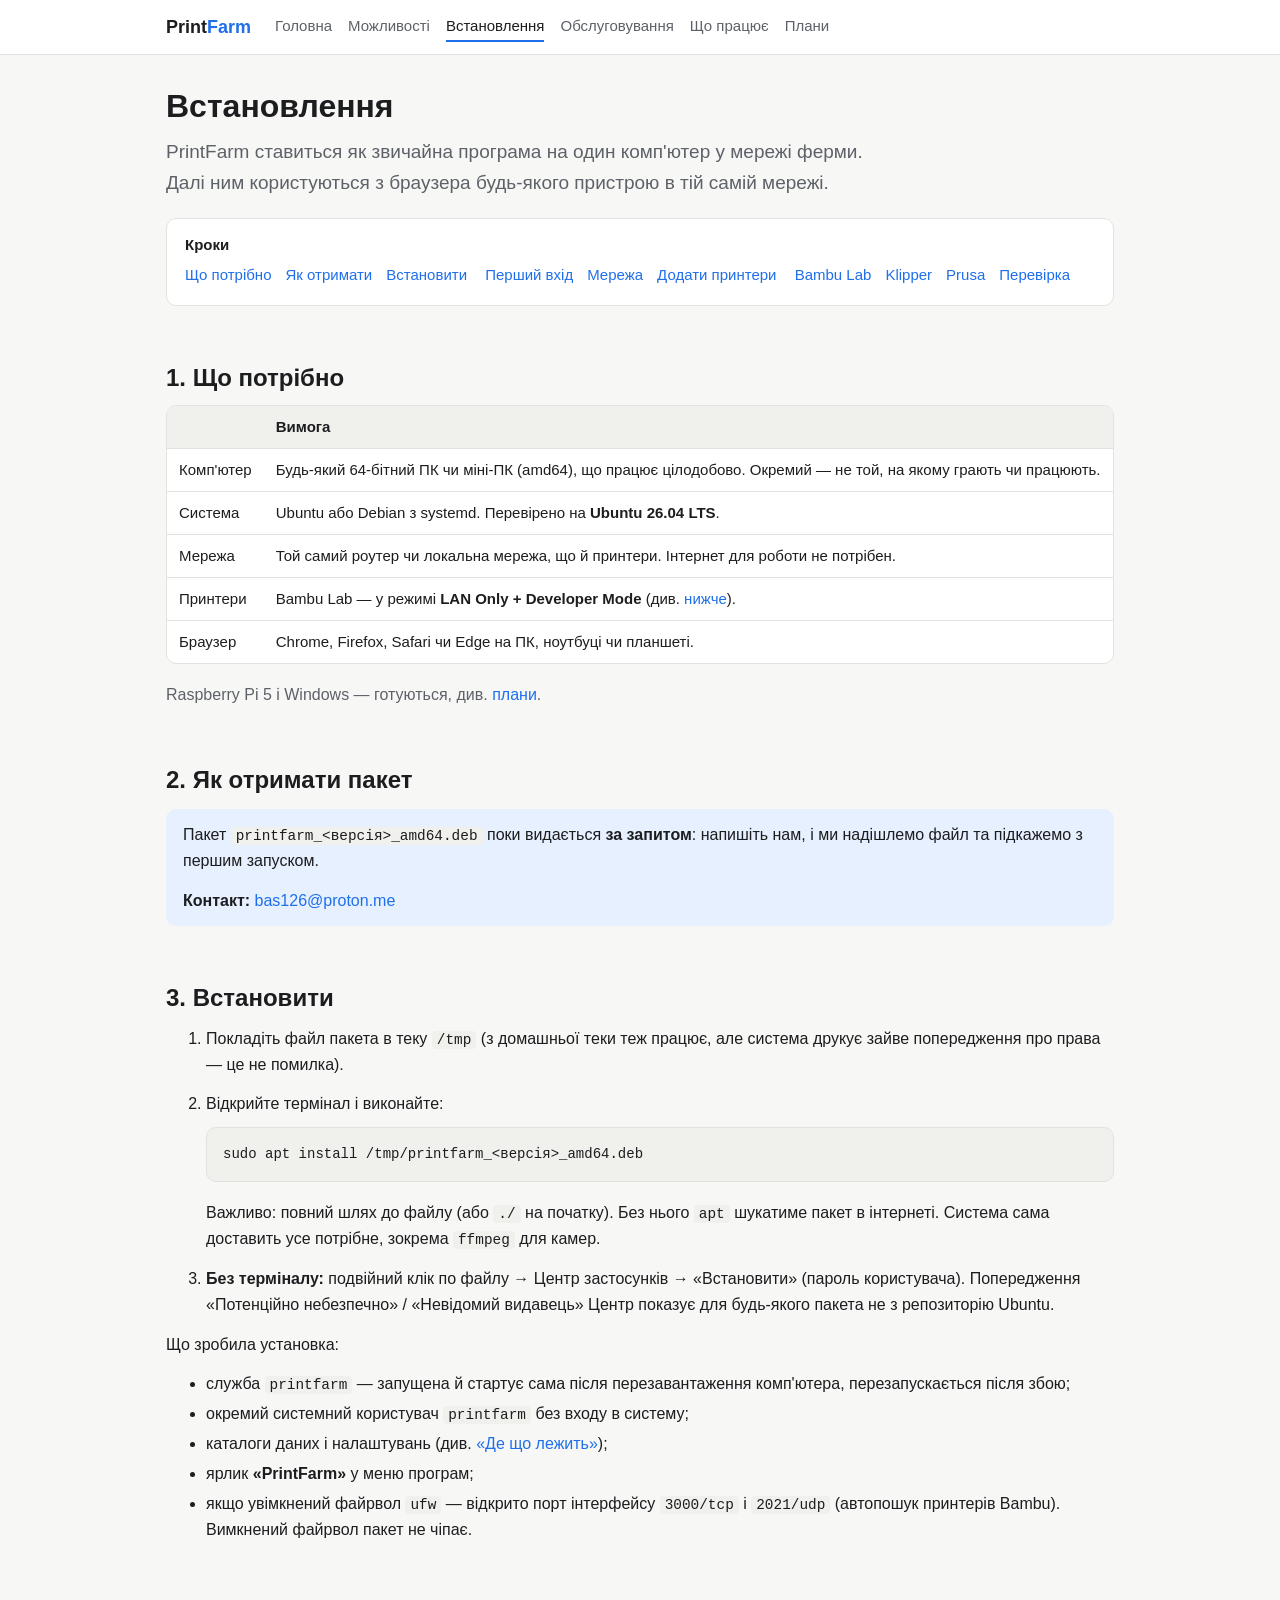
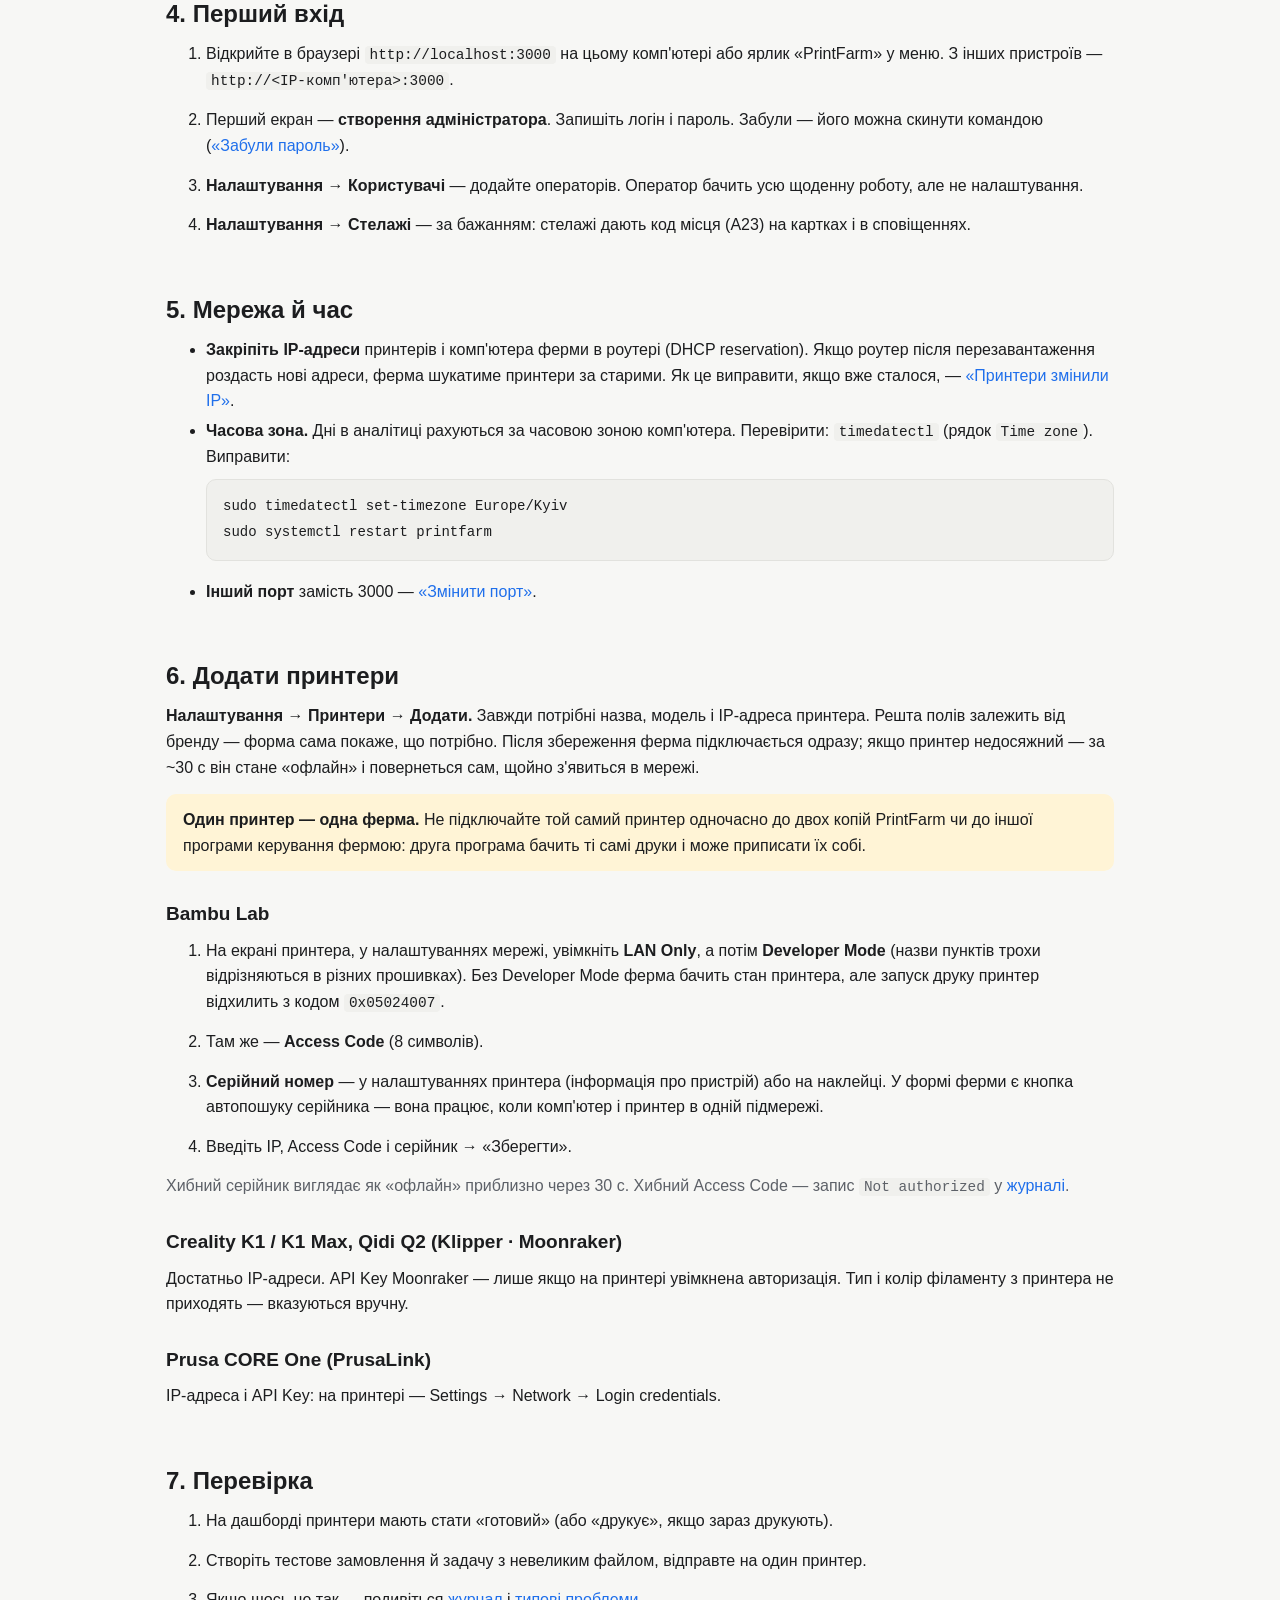
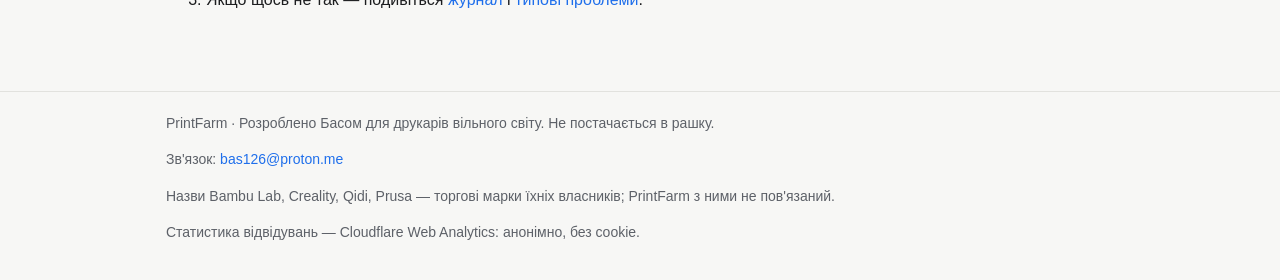
<file: install.html>
<!doctype html>
<html lang="uk">
<head>
<meta charset="utf-8">
<meta name="viewport" content="width=device-width, initial-scale=1">
<title>Встановлення — PrintFarm</title>
<meta name="description" content="Покрокове встановлення PrintFarm на Linux-комп'ютер ферми: вимоги, пакет .deb, перший вхід, додавання принтерів Bambu Lab, Klipper і Prusa.">
<link rel="stylesheet" href="style.css">
</head>
<body>
<header class="site-header"><div class="wrap">
  <a class="logo" href="index.html">Print<span>Farm</span></a>
  <nav class="nav">
    <a href="index.html">Головна</a>
    <a href="features.html">Можливості</a>
    <a class="active" href="install.html">Встановлення</a>
    <a href="maintenance.html">Обслуговування</a>
    <a href="status.html">Що працює</a>
    <a href="roadmap.html">Плани</a>
  </nav>
</div></header>

<main class="wrap">
  <h1>Встановлення</h1>
  <p class="lead">PrintFarm ставиться як звичайна програма на один комп'ютер у мережі ферми. Далі ним
    користуються з браузера будь-якого пристрою в тій самій мережі.</p>

  <div class="toc"><strong>Кроки</strong>
    <a href="#need">Що потрібно</a><a href="#get">Як отримати</a><a href="#install">Встановити</a>
    <a href="#first">Перший вхід</a><a href="#network">Мережа</a><a href="#printers">Додати принтери</a>
    <a href="#bambu">Bambu Lab</a><a href="#klipper">Klipper</a><a href="#prusa">Prusa</a><a href="#check">Перевірка</a>
  </div>

  <h2 id="need">1. Що потрібно</h2>
  <div class="table"><table>
    <tr><th></th><th>Вимога</th></tr>
    <tr><td>Комп'ютер</td><td>Будь-який 64-бітний ПК чи міні-ПК (amd64), що працює цілодобово. Окремий — не той, на якому
      грають чи працюють.</td></tr>
    <tr><td>Система</td><td>Ubuntu або Debian з systemd. Перевірено на <b>Ubuntu 26.04 LTS</b>.</td></tr>
    <tr><td>Мережа</td><td>Той самий роутер чи локальна мережа, що й принтери. Інтернет для роботи не потрібен.</td></tr>
    <tr><td>Принтери</td><td>Bambu Lab — у режимі <b>LAN Only + Developer Mode</b> (див. <a href="#bambu">нижче</a>).</td></tr>
    <tr><td>Браузер</td><td>Chrome, Firefox, Safari чи Edge на ПК, ноутбуці чи планшеті.</td></tr>
  </table></div>
  <p class="muted">Raspberry Pi 5 і Windows — готуються, див. <a href="roadmap.html">плани</a>.</p>

  <h2 id="get">2. Як отримати пакет</h2>
  <div class="note info">
    <p>Пакет <code>printfarm_&lt;версія&gt;_amd64.deb</code> поки видається <b>за запитом</b>: напишіть нам,
      і ми надішлемо файл та підкажемо з першим запуском.</p>
    <p><b>Контакт:</b> <a href="mailto:bas126@proton.me">bas126@proton.me</a></p>
  </div>

  <h2 id="install">3. Встановити</h2>
  <ol class="steps">
    <li>Покладіть файл пакета в теку <code>/tmp</code> (з домашньої теки теж працює, але система друкує зайве
      попередження про права — це не помилка).</li>
    <li>Відкрийте термінал і виконайте:
      <pre><code>sudo apt install /tmp/printfarm_&lt;версія&gt;_amd64.deb</code></pre>
      Важливо: повний шлях до файлу (або <code>./</code> на початку). Без нього <code>apt</code> шукатиме пакет в
      інтернеті. Система сама доставить усе потрібне, зокрема <code>ffmpeg</code> для камер.</li>
    <li><b>Без терміналу:</b> подвійний клік по файлу → Центр застосунків → «Встановити» (пароль користувача).
      Попередження «Потенційно небезпечно» / «Невідомий видавець» Центр показує для будь-якого пакета не з
      репозиторію Ubuntu.</li>
  </ol>
  <p>Що зробила установка:</p>
  <ul>
    <li>служба <code>printfarm</code> — запущена й стартує сама після перезавантаження комп'ютера, перезапускається
      після збою;</li>
    <li>окремий системний користувач <code>printfarm</code> без входу в систему;</li>
    <li>каталоги даних і налаштувань (див. <a href="maintenance.html#where">«Де що лежить»</a>);</li>
    <li>ярлик <b>«PrintFarm»</b> у меню програм;</li>
    <li>якщо увімкнений файрвол <code>ufw</code> — відкрито порт інтерфейсу <code>3000/tcp</code> і
      <code>2021/udp</code> (автопошук принтерів Bambu). Вимкнений файрвол пакет не чіпає.</li>
  </ul>

  <h2 id="first">4. Перший вхід</h2>
  <ol class="steps">
    <li>Відкрийте в браузері <code>http://localhost:3000</code> на цьому комп'ютері або ярлик «PrintFarm» у меню.
      З інших пристроїв — <code>http://&lt;IP-комп'ютера&gt;:3000</code>.</li>
    <li>Перший екран — <b>створення адміністратора</b>. Запишіть логін і пароль. Забули — його можна скинути
      командою (<a href="maintenance.html#password">«Забули пароль»</a>).</li>
    <li><b>Налаштування → Користувачі</b> — додайте операторів. Оператор бачить усю щоденну роботу, але не
      налаштування.</li>
    <li><b>Налаштування → Стелажі</b> — за бажанням: стелажі дають код місця (A23) на картках і в сповіщеннях.</li>
  </ol>

  <h2 id="network">5. Мережа й час</h2>
  <ul>
    <li><b>Закріпіть IP-адреси</b> принтерів і комп'ютера ферми в роутері (DHCP reservation). Якщо роутер після
      перезавантаження роздасть нові адреси, ферма шукатиме принтери за старими. Як це виправити, якщо вже
      сталося, — <a href="maintenance.html#ip">«Принтери змінили IP»</a>.</li>
    <li><b>Часова зона.</b> Дні в аналітиці рахуються за часовою зоною комп'ютера. Перевірити:
      <code>timedatectl</code> (рядок <code>Time zone</code>). Виправити:
      <pre><code>sudo timedatectl set-timezone Europe/Kyiv
sudo systemctl restart printfarm</code></pre></li>
    <li><b>Інший порт</b> замість 3000 — <a href="maintenance.html#port">«Змінити порт»</a>.</li>
  </ul>

  <h2 id="printers">6. Додати принтери</h2>
  <p><b>Налаштування → Принтери → Додати.</b> Завжди потрібні назва, модель і IP-адреса принтера. Решта полів
    залежить від бренду — форма сама покаже, що потрібно. Після збереження ферма підключається одразу; якщо
    принтер недосяжний — за ~30 с він стане «офлайн» і повернеться сам, щойно з'явиться в мережі.</p>
  <div class="note warn"><p><b>Один принтер — одна ферма.</b> Не підключайте той самий принтер одночасно до
    двох копій PrintFarm чи до іншої програми керування фермою: друга програма бачить ті самі друки і може
    приписати їх собі.</p></div>

  <h3 id="bambu">Bambu Lab</h3>
  <ol class="steps">
    <li>На екрані принтера, у налаштуваннях мережі, увімкніть <b>LAN Only</b>, а потім <b>Developer Mode</b>
      (назви пунктів трохи відрізняються в різних прошивках). Без Developer Mode ферма бачить стан принтера, але
      запуск друку принтер відхилить з кодом <code>0x05024007</code>.</li>
    <li>Там же — <b>Access Code</b> (8 символів).</li>
    <li><b>Серійний номер</b> — у налаштуваннях принтера (інформація про пристрій) або на наклейці. У формі
      ферми є кнопка автопошуку серійника — вона працює, коли комп'ютер і принтер в одній підмережі.</li>
    <li>Введіть IP, Access Code і серійник → «Зберегти».</li>
  </ol>
  <p class="muted">Хибний серійник виглядає як «офлайн» приблизно через 30 с. Хибний Access Code — запис
    <code>Not authorized</code> у <a href="maintenance.html#logs">журналі</a>.</p>

  <h3 id="klipper">Creality K1 / K1 Max, Qidi Q2 (Klipper · Moonraker)</h3>
  <p>Достатньо IP-адреси. API Key Moonraker — лише якщо на принтері увімкнена авторизація. Тип і колір філаменту
    з принтера не приходять — вказуються вручну.</p>

  <h3 id="prusa">Prusa CORE One (PrusaLink)</h3>
  <p>IP-адреса і API Key: на принтері — Settings → Network → Login credentials.</p>

  <h2 id="check">7. Перевірка</h2>
  <ol class="steps">
    <li>На дашборді принтери мають стати «готовий» (або «друкує», якщо зараз друкують).</li>
    <li>Створіть тестове замовлення й задачу з невеликим файлом, відправте на один принтер.</li>
    <li>Якщо щось не так — подивіться <a href="maintenance.html#logs">журнал</a> і
      <a href="maintenance.html#problems">типові проблеми</a>.</li>
  </ol>
</main>

<footer class="site-footer"><div class="wrap">
  <p>PrintFarm · Розроблено Басом для друкарів вільного світу. Не постачається в рашку.</p>
  <p>Зв'язок: <a href="mailto:bas126@proton.me">bas126@proton.me</a></p>
  <p>Назви Bambu Lab, Creality, Qidi, Prusa — торгові марки їхніх власників; PrintFarm з ними не пов'язаний.</p>
  <p>Статистика відвідувань — Cloudflare Web Analytics: анонімно, без cookie.</p>
</div></footer>
<!-- Cloudflare Web Analytics --><script type='module' src='https://static.cloudflareinsights.com/beacon.min.js' data-cf-beacon='{"token": "cf195b41b394469f801812a8782b226f"}'></script><!-- End Cloudflare Web Analytics -->
</body>
</html>
</file>
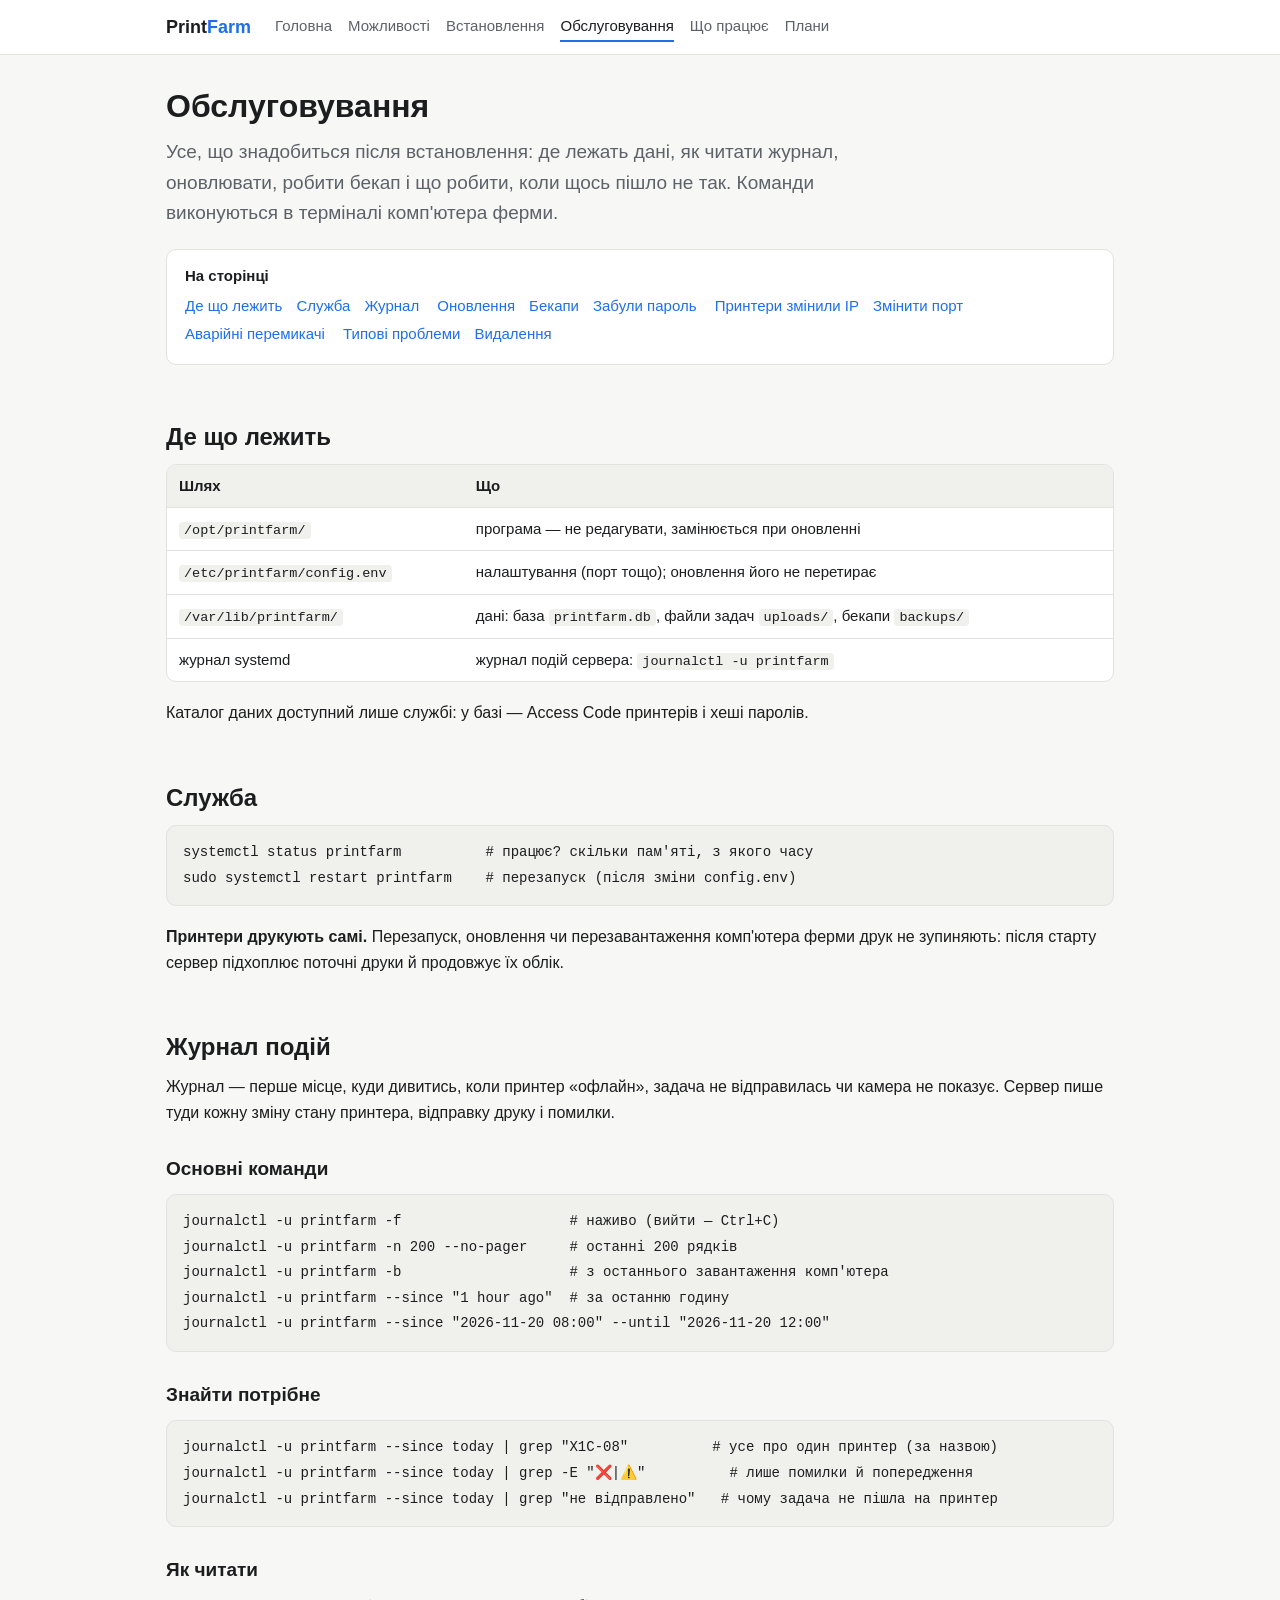
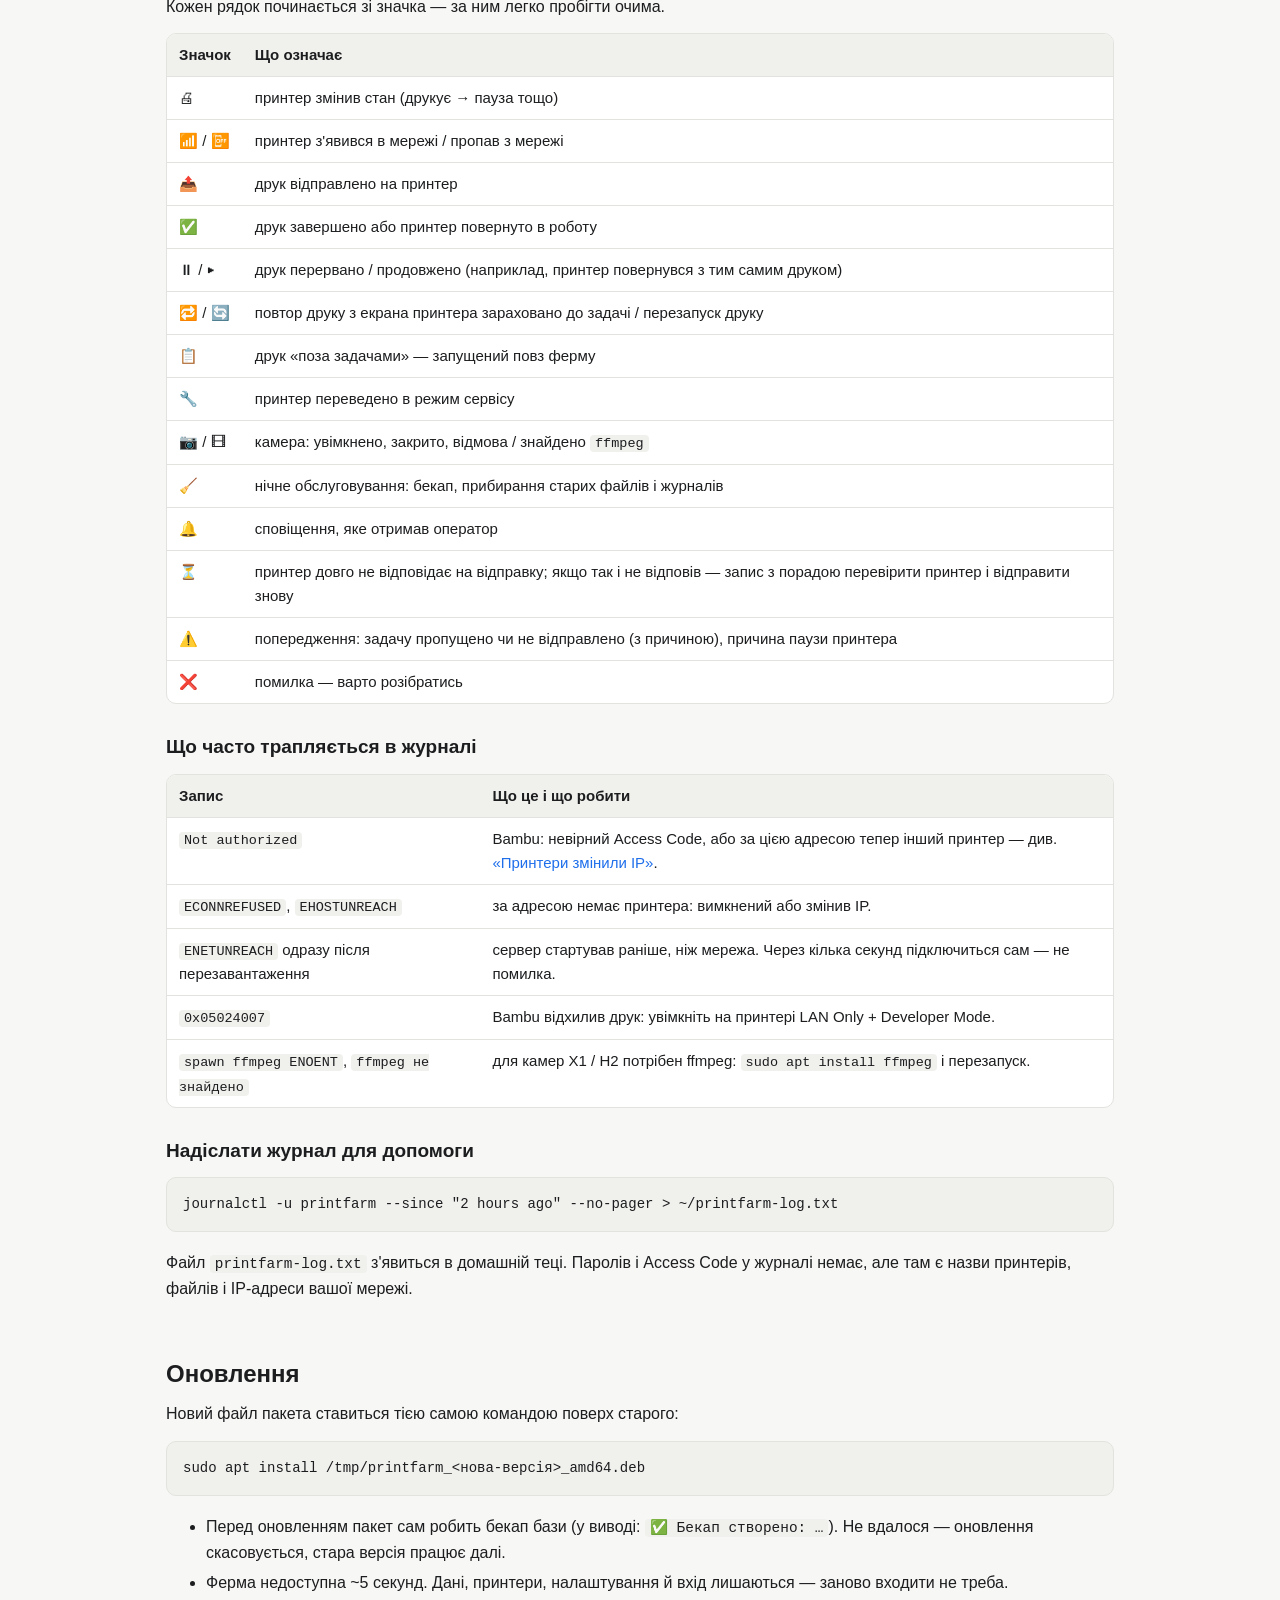
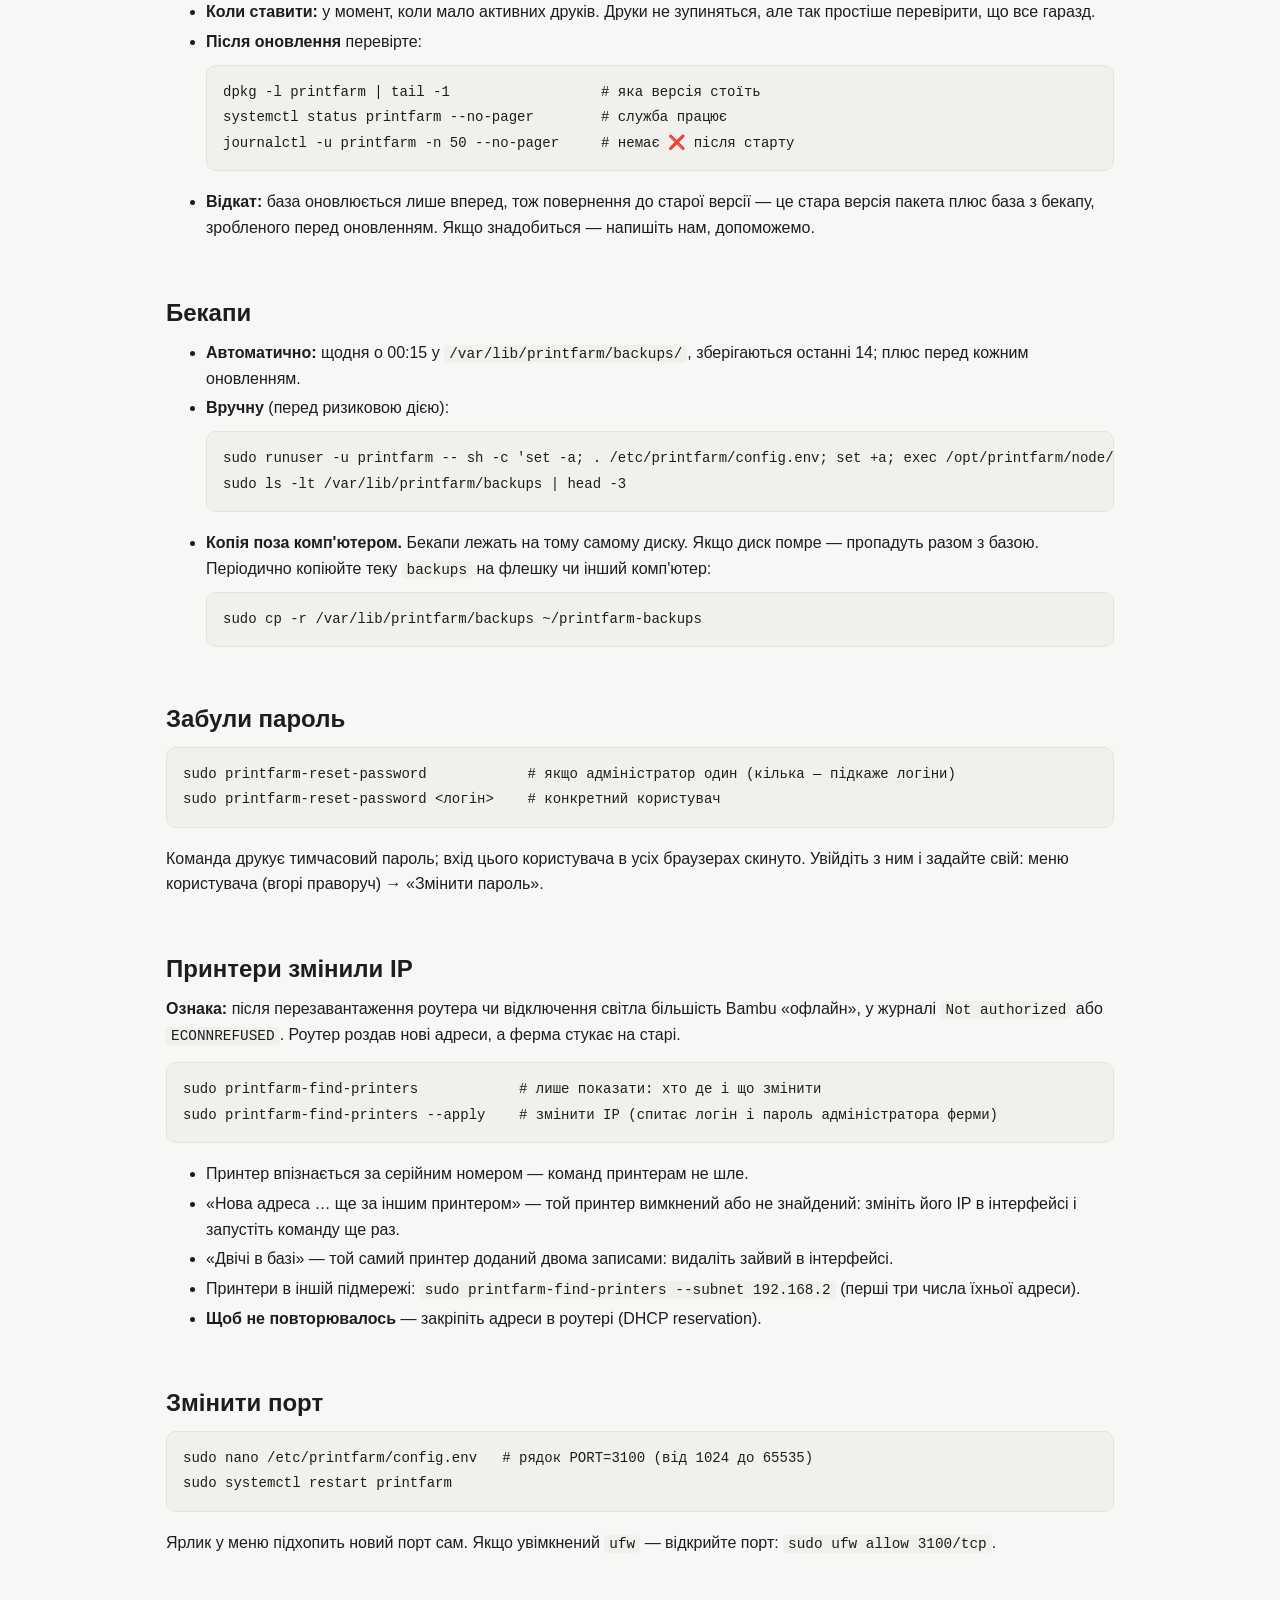
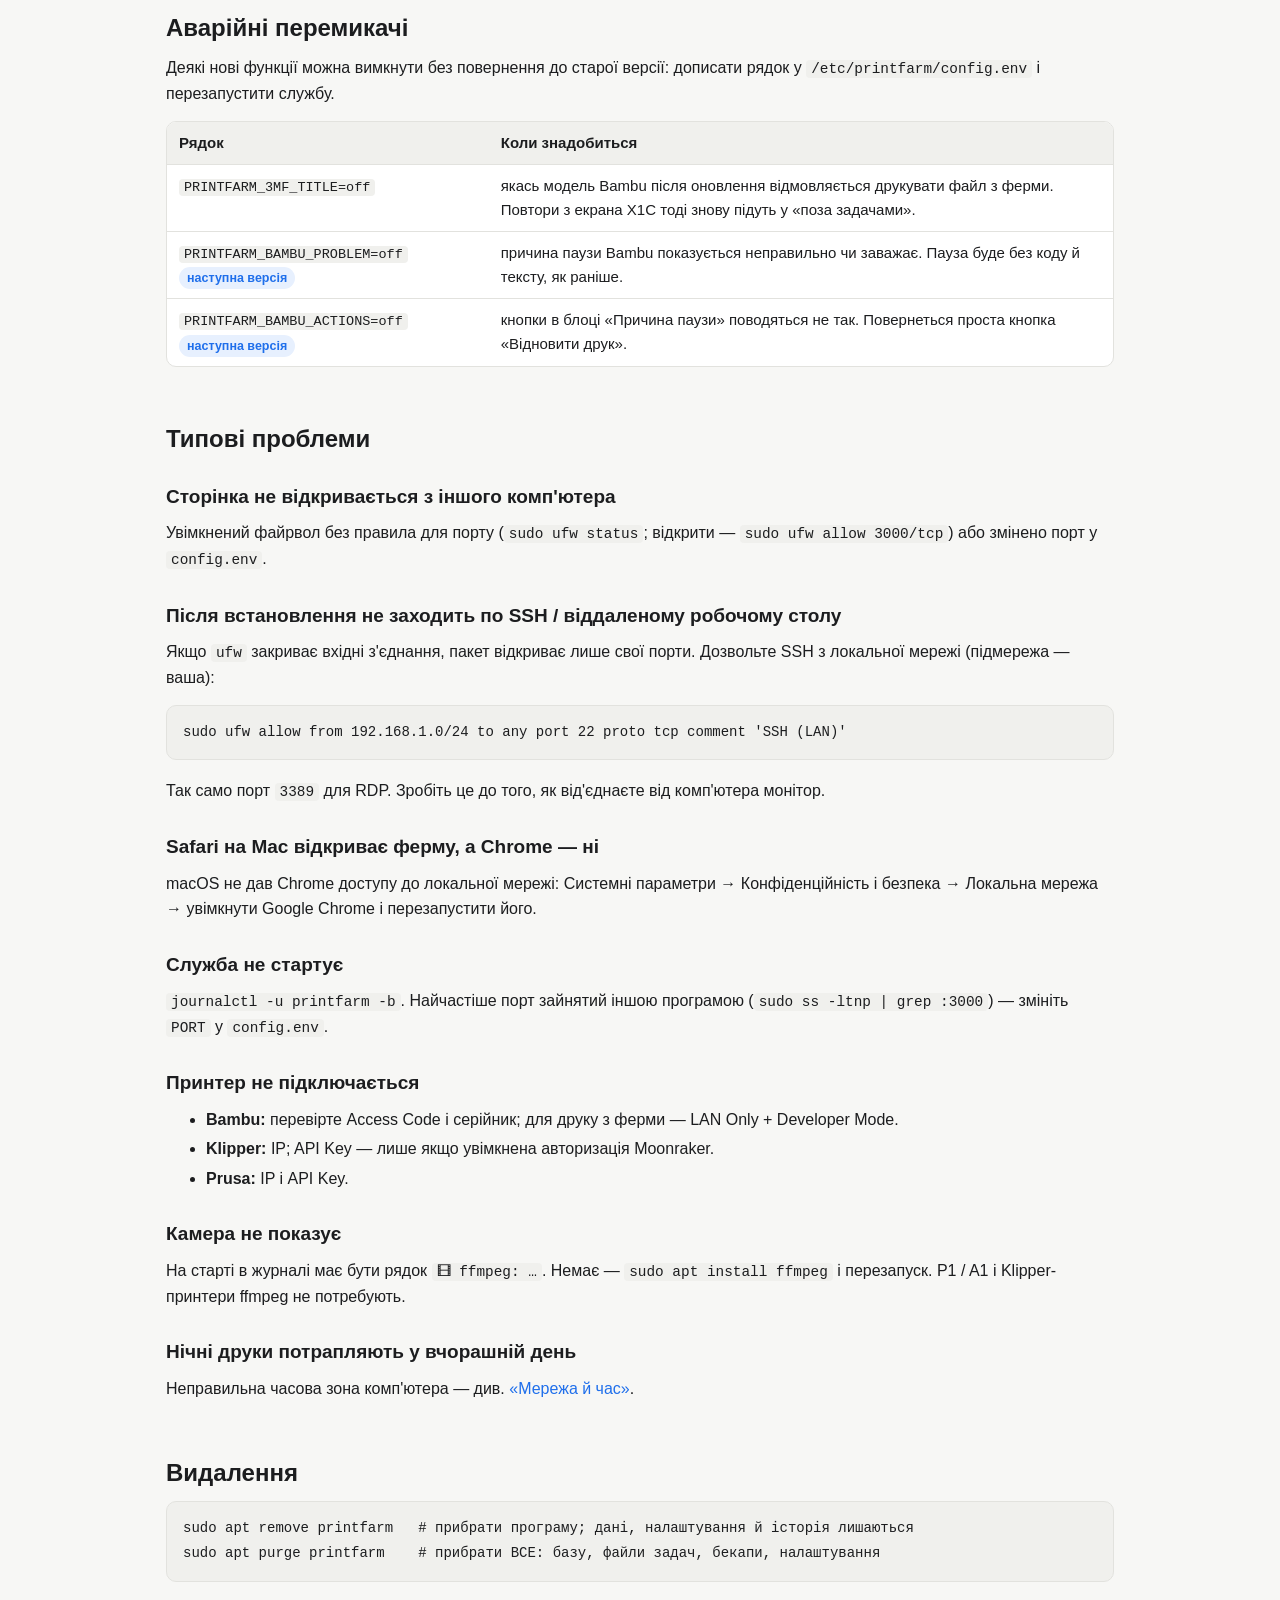
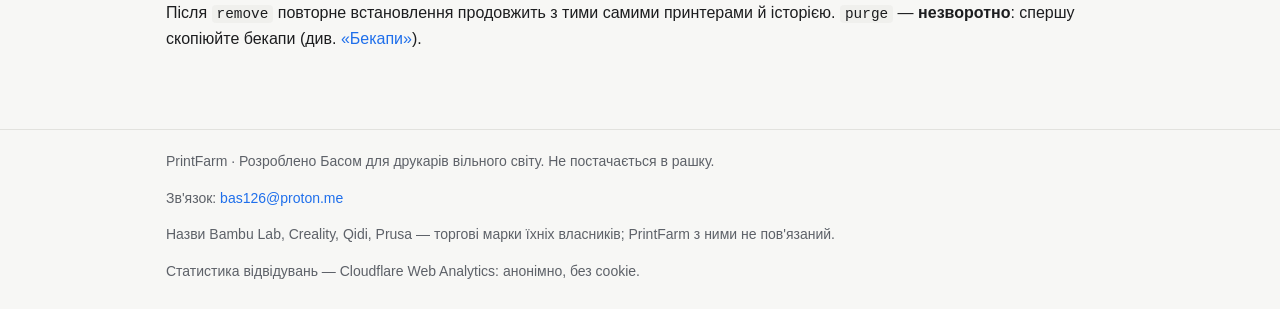
<file: maintenance.html>
<!doctype html>
<html lang="uk">
<head>
<meta charset="utf-8">
<meta name="viewport" content="width=device-width, initial-scale=1">
<title>Обслуговування — PrintFarm</title>
<meta name="description" content="Як працювати з PrintFarm після встановлення: журнал подій, оновлення, бекапи, відновлення пароля, зміна IP принтерів, типові проблеми.">
<link rel="stylesheet" href="style.css">
</head>
<body>
<header class="site-header"><div class="wrap">
  <a class="logo" href="index.html">Print<span>Farm</span></a>
  <nav class="nav">
    <a href="index.html">Головна</a>
    <a href="features.html">Можливості</a>
    <a href="install.html">Встановлення</a>
    <a class="active" href="maintenance.html">Обслуговування</a>
    <a href="status.html">Що працює</a>
    <a href="roadmap.html">Плани</a>
  </nav>
</div></header>

<main class="wrap">
  <h1>Обслуговування</h1>
  <p class="lead">Усе, що знадобиться після встановлення: де лежать дані, як читати журнал, оновлювати,
    робити бекап і що робити, коли щось пішло не так. Команди виконуються в терміналі комп'ютера ферми.</p>

  <div class="toc"><strong>На сторінці</strong>
    <a href="#where">Де що лежить</a><a href="#service">Служба</a><a href="#logs">Журнал</a>
    <a href="#update">Оновлення</a><a href="#backup">Бекапи</a><a href="#password">Забули пароль</a>
    <a href="#ip">Принтери змінили IP</a><a href="#port">Змінити порт</a><a href="#switches">Аварійні перемикачі</a>
    <a href="#problems">Типові проблеми</a><a href="#remove">Видалення</a>
  </div>

  <h2 id="where">Де що лежить</h2>
  <div class="table"><table>
    <tr><th>Шлях</th><th>Що</th></tr>
    <tr><td><code>/opt/printfarm/</code></td><td>програма — не редагувати, замінюється при оновленні</td></tr>
    <tr><td><code>/etc/printfarm/config.env</code></td><td>налаштування (порт тощо); оновлення його не перетирає</td></tr>
    <tr><td><code>/var/lib/printfarm/</code></td><td>дані: база <code>printfarm.db</code>, файли задач <code>uploads/</code>, бекапи <code>backups/</code></td></tr>
    <tr><td>журнал systemd</td><td>журнал подій сервера: <code>journalctl -u printfarm</code></td></tr>
  </table></div>
  <p>Каталог даних доступний лише службі: у базі — Access Code принтерів і хеші паролів.</p>

  <h2 id="service">Служба</h2>
  <pre><code>systemctl status printfarm          # працює? скільки пам'яті, з якого часу
sudo systemctl restart printfarm    # перезапуск (після зміни config.env)</code></pre>
  <p><b>Принтери друкують самі.</b> Перезапуск, оновлення чи перезавантаження комп'ютера ферми друк не
    зупиняють: після старту сервер підхоплює поточні друки й продовжує їх облік.</p>

  <h2 id="logs">Журнал подій</h2>
  <p>Журнал — перше місце, куди дивитись, коли принтер «офлайн», задача не відправилась чи камера не
    показує. Сервер пише туди кожну зміну стану принтера, відправку друку і помилки.</p>

  <h3>Основні команди</h3>
  <pre><code>journalctl -u printfarm -f                    # наживо (вийти — Ctrl+C)
journalctl -u printfarm -n 200 --no-pager     # останні 200 рядків
journalctl -u printfarm -b                    # з останнього завантаження комп'ютера
journalctl -u printfarm --since "1 hour ago"  # за останню годину
journalctl -u printfarm --since "2026-11-20 08:00" --until "2026-11-20 12:00"</code></pre>

  <h3>Знайти потрібне</h3>
  <pre><code>journalctl -u printfarm --since today | grep "X1C-08"          # усе про один принтер (за назвою)
journalctl -u printfarm --since today | grep -E "❌|⚠️"          # лише помилки й попередження
journalctl -u printfarm --since today | grep "не відправлено"   # чому задача не пішла на принтер</code></pre>

  <h3>Як читати</h3>
  <p>Кожен рядок починається зі значка — за ним легко пробігти очима.</p>
  <div class="table"><table>
    <tr><th>Значок</th><th>Що означає</th></tr>
    <tr><td>🖨</td><td>принтер змінив стан (друкує → пауза тощо)</td></tr>
    <tr><td>📶 / 📴</td><td>принтер з'явився в мережі / пропав з мережі</td></tr>
    <tr><td>📤</td><td>друк відправлено на принтер</td></tr>
    <tr><td>✅</td><td>друк завершено або принтер повернуто в роботу</td></tr>
    <tr><td>⏸ / ▶</td><td>друк перервано / продовжено (наприклад, принтер повернувся з тим самим друком)</td></tr>
    <tr><td>🔁 / 🔄</td><td>повтор друку з екрана принтера зараховано до задачі / перезапуск друку</td></tr>
    <tr><td>📋</td><td>друк «поза задачами» — запущений повз ферму</td></tr>
    <tr><td>🔧</td><td>принтер переведено в режим сервісу</td></tr>
    <tr><td>📷 / 🎞</td><td>камера: увімкнено, закрито, відмова / знайдено <code>ffmpeg</code></td></tr>
    <tr><td>🧹</td><td>нічне обслуговування: бекап, прибирання старих файлів і журналів</td></tr>
    <tr><td>🔔</td><td>сповіщення, яке отримав оператор</td></tr>
    <tr><td>⏳</td><td>принтер довго не відповідає на відправку; якщо так і не відповів — запис з порадою перевірити принтер і відправити знову</td></tr>
    <tr><td>⚠️</td><td>попередження: задачу пропущено чи не відправлено (з причиною), причина паузи принтера</td></tr>
    <tr><td>❌</td><td>помилка — варто розібратись</td></tr>
  </table></div>

  <h3>Що часто трапляється в журналі</h3>
  <div class="table"><table>
    <tr><th>Запис</th><th>Що це і що робити</th></tr>
    <tr><td><code>Not authorized</code></td><td>Bambu: невірний Access Code, або за цією адресою тепер інший принтер —
      див. <a href="#ip">«Принтери змінили IP»</a>.</td></tr>
    <tr><td><code>ECONNREFUSED</code>, <code>EHOSTUNREACH</code></td><td>за адресою немає принтера: вимкнений або змінив IP.</td></tr>
    <tr><td><code>ENETUNREACH</code> одразу після перезавантаження</td><td>сервер стартував раніше, ніж мережа. Через кілька
      секунд підключиться сам — не помилка.</td></tr>
    <tr><td><code>0x05024007</code></td><td>Bambu відхилив друк: увімкніть на принтері LAN Only + Developer Mode.</td></tr>
    <tr><td><code>spawn ffmpeg ENOENT</code>, <code>ffmpeg не знайдено</code></td><td>для камер X1 / H2 потрібен ffmpeg:
      <code>sudo apt install ffmpeg</code> і перезапуск.</td></tr>
  </table></div>

  <h3>Надіслати журнал для допомоги</h3>
  <pre><code>journalctl -u printfarm --since "2 hours ago" --no-pager &gt; ~/printfarm-log.txt</code></pre>
  <p>Файл <code>printfarm-log.txt</code> з'явиться в домашній теці. Паролів і Access Code у журналі немає, але
    там є назви принтерів, файлів і IP-адреси вашої мережі.</p>

  <h2 id="update">Оновлення</h2>
  <p>Новий файл пакета ставиться тією самою командою поверх старого:</p>
  <pre><code>sudo apt install /tmp/printfarm_&lt;нова-версія&gt;_amd64.deb</code></pre>
  <ul>
    <li>Перед оновленням пакет сам робить бекап бази (у виводі: <code>✅ Бекап створено: …</code>). Не вдалося —
      оновлення скасовується, стара версія працює далі.</li>
    <li>Ферма недоступна ~5 секунд. Дані, принтери, налаштування й вхід лишаються — заново входити не треба.</li>
    <li><b>Коли ставити:</b> у момент, коли мало активних друків. Друки не зупиняться, але так простіше
      перевірити, що все гаразд.</li>
    <li><b>Після оновлення</b> перевірте:
      <pre><code>dpkg -l printfarm | tail -1                  # яка версія стоїть
systemctl status printfarm --no-pager        # служба працює
journalctl -u printfarm -n 50 --no-pager     # немає ❌ після старту</code></pre></li>
    <li><b>Відкат:</b> база оновлюється лише вперед, тож повернення до старої версії — це стара версія пакета плюс
      база з бекапу, зробленого перед оновленням. Якщо знадобиться — напишіть нам, допоможемо.</li>
  </ul>

  <h2 id="backup">Бекапи</h2>
  <ul>
    <li><b>Автоматично:</b> щодня о 00:15 у <code>/var/lib/printfarm/backups/</code>, зберігаються останні 14; плюс
      перед кожним оновленням.</li>
    <li><b>Вручну</b> (перед ризиковою дією):
      <pre><code>sudo runuser -u printfarm -- sh -c 'set -a; . /etc/printfarm/config.env; set +a; exec /opt/printfarm/node/bin/node /opt/printfarm/backup-db.js'
sudo ls -lt /var/lib/printfarm/backups | head -3</code></pre></li>
    <li><b>Копія поза комп'ютером.</b> Бекапи лежать на тому самому диску. Якщо диск помре — пропадуть разом з
      базою. Періодично копіюйте теку <code>backups</code> на флешку чи інший комп'ютер:
      <pre><code>sudo cp -r /var/lib/printfarm/backups ~/printfarm-backups</code></pre></li>
  </ul>

  <h2 id="password">Забули пароль</h2>
  <pre><code>sudo printfarm-reset-password            # якщо адміністратор один (кілька — підкаже логіни)
sudo printfarm-reset-password &lt;логін&gt;    # конкретний користувач</code></pre>
  <p>Команда друкує тимчасовий пароль; вхід цього користувача в усіх браузерах скинуто. Увійдіть з ним і задайте
    свій: меню користувача (вгорі праворуч) → «Змінити пароль».</p>

  <h2 id="ip">Принтери змінили IP</h2>
  <p><b>Ознака:</b> після перезавантаження роутера чи відключення світла більшість Bambu «офлайн», у журналі
    <code>Not authorized</code> або <code>ECONNREFUSED</code>. Роутер роздав нові адреси, а ферма стукає на старі.</p>
  <pre><code>sudo printfarm-find-printers            # лише показати: хто де і що змінити
sudo printfarm-find-printers --apply    # змінити IP (спитає логін і пароль адміністратора ферми)</code></pre>
  <ul>
    <li>Принтер впізнається за серійним номером — команд принтерам не шле.</li>
    <li>«Нова адреса … ще за іншим принтером» — той принтер вимкнений або не знайдений: змініть його IP в
      інтерфейсі і запустіть команду ще раз.</li>
    <li>«Двічі в базі» — той самий принтер доданий двома записами: видаліть зайвий в інтерфейсі.</li>
    <li>Принтери в іншій підмережі: <code>sudo printfarm-find-printers --subnet 192.168.2</code> (перші три числа їхньої адреси).</li>
    <li><b>Щоб не повторювалось</b> — закріпіть адреси в роутері (DHCP reservation).</li>
  </ul>

  <h2 id="port">Змінити порт</h2>
  <pre><code>sudo nano /etc/printfarm/config.env   # рядок PORT=3100 (від 1024 до 65535)
sudo systemctl restart printfarm</code></pre>
  <p>Ярлик у меню підхопить новий порт сам. Якщо увімкнений <code>ufw</code> — відкрийте порт:
    <code>sudo ufw allow 3100/tcp</code>.</p>

  <h2 id="switches">Аварійні перемикачі</h2>
  <p>Деякі нові функції можна вимкнути без повернення до старої версії: дописати рядок у
    <code>/etc/printfarm/config.env</code> і перезапустити службу.</p>
  <div class="table"><table>
    <tr><th>Рядок</th><th>Коли знадобиться</th></tr>
    <tr><td><code>PRINTFARM_3MF_TITLE=off</code></td><td>якась модель Bambu після оновлення відмовляється друкувати файл з
      ферми. Повтори з екрана X1C тоді знову підуть у «поза задачами».</td></tr>
    <tr><td><code>PRINTFARM_BAMBU_PROBLEM=off</code> <span class="tag next">наступна версія</span></td><td>причина паузи Bambu показується неправильно чи заважає. Пауза
      буде без коду й тексту, як раніше.</td></tr>
    <tr><td><code>PRINTFARM_BAMBU_ACTIONS=off</code> <span class="tag next">наступна версія</span></td><td>кнопки в блоці «Причина паузи» поводяться не так. Повернеться
      проста кнопка «Відновити друк».</td></tr>
  </table></div>

  <h2 id="problems">Типові проблеми</h2>
  <h3>Сторінка не відкривається з іншого комп'ютера</h3>
  <p>Увімкнений файрвол без правила для порту (<code>sudo ufw status</code>; відкрити —
    <code>sudo ufw allow 3000/tcp</code>) або змінено порт у <code>config.env</code>.</p>
  <h3>Після встановлення не заходить по SSH / віддаленому робочому столу</h3>
  <p>Якщо <code>ufw</code> закриває вхідні з'єднання, пакет відкриває лише свої порти. Дозвольте SSH з локальної
    мережі (підмережа — ваша):</p>
  <pre><code>sudo ufw allow from 192.168.1.0/24 to any port 22 proto tcp comment 'SSH (LAN)'</code></pre>
  <p>Так само порт <code>3389</code> для RDP. Зробіть це до того, як від'єднаєте від комп'ютера монітор.</p>
  <h3>Safari на Mac відкриває ферму, а Chrome — ні</h3>
  <p>macOS не дав Chrome доступу до локальної мережі: Системні параметри → Конфіденційність і безпека →
    Локальна мережа → увімкнути Google Chrome і перезапустити його.</p>
  <h3>Служба не стартує</h3>
  <p><code>journalctl -u printfarm -b</code>. Найчастіше порт зайнятий іншою програмою
    (<code>sudo ss -ltnp | grep :3000</code>) — змініть <code>PORT</code> у <code>config.env</code>.</p>
  <h3>Принтер не підключається</h3>
  <ul>
    <li><b>Bambu:</b> перевірте Access Code і серійник; для друку з ферми — LAN Only + Developer Mode.</li>
    <li><b>Klipper:</b> IP; API Key — лише якщо увімкнена авторизація Moonraker.</li>
    <li><b>Prusa:</b> IP і API Key.</li>
  </ul>
  <h3>Камера не показує</h3>
  <p>На старті в журналі має бути рядок <code>🎞 ffmpeg: …</code>. Немає — <code>sudo apt install ffmpeg</code> і
    перезапуск. P1 / A1 і Klipper-принтери ffmpeg не потребують.</p>
  <h3>Нічні друки потрапляють у вчорашній день</h3>
  <p>Неправильна часова зона комп'ютера — див. <a href="install.html#network">«Мережа й час»</a>.</p>

  <h2 id="remove">Видалення</h2>
  <pre><code>sudo apt remove printfarm   # прибрати програму; дані, налаштування й історія лишаються
sudo apt purge printfarm    # прибрати ВСЕ: базу, файли задач, бекапи, налаштування</code></pre>
  <p>Після <code>remove</code> повторне встановлення продовжить з тими самими принтерами й історією.
    <code>purge</code> — <b>незворотно</b>: спершу скопіюйте бекапи (див. <a href="#backup">«Бекапи»</a>).</p>
</main>

<footer class="site-footer"><div class="wrap">
  <p>PrintFarm · Розроблено Басом для друкарів вільного світу. Не постачається в рашку.</p>
  <p>Зв'язок: <a href="mailto:bas126@proton.me">bas126@proton.me</a></p>
  <p>Назви Bambu Lab, Creality, Qidi, Prusa — торгові марки їхніх власників; PrintFarm з ними не пов'язаний.</p>
  <p>Статистика відвідувань — Cloudflare Web Analytics: анонімно, без cookie.</p>
</div></footer>
<!-- Cloudflare Web Analytics --><script type='module' src='https://static.cloudflareinsights.com/beacon.min.js' data-cf-beacon='{"token": "cf195b41b394469f801812a8782b226f"}'></script><!-- End Cloudflare Web Analytics -->
</body>
</html>
</file>
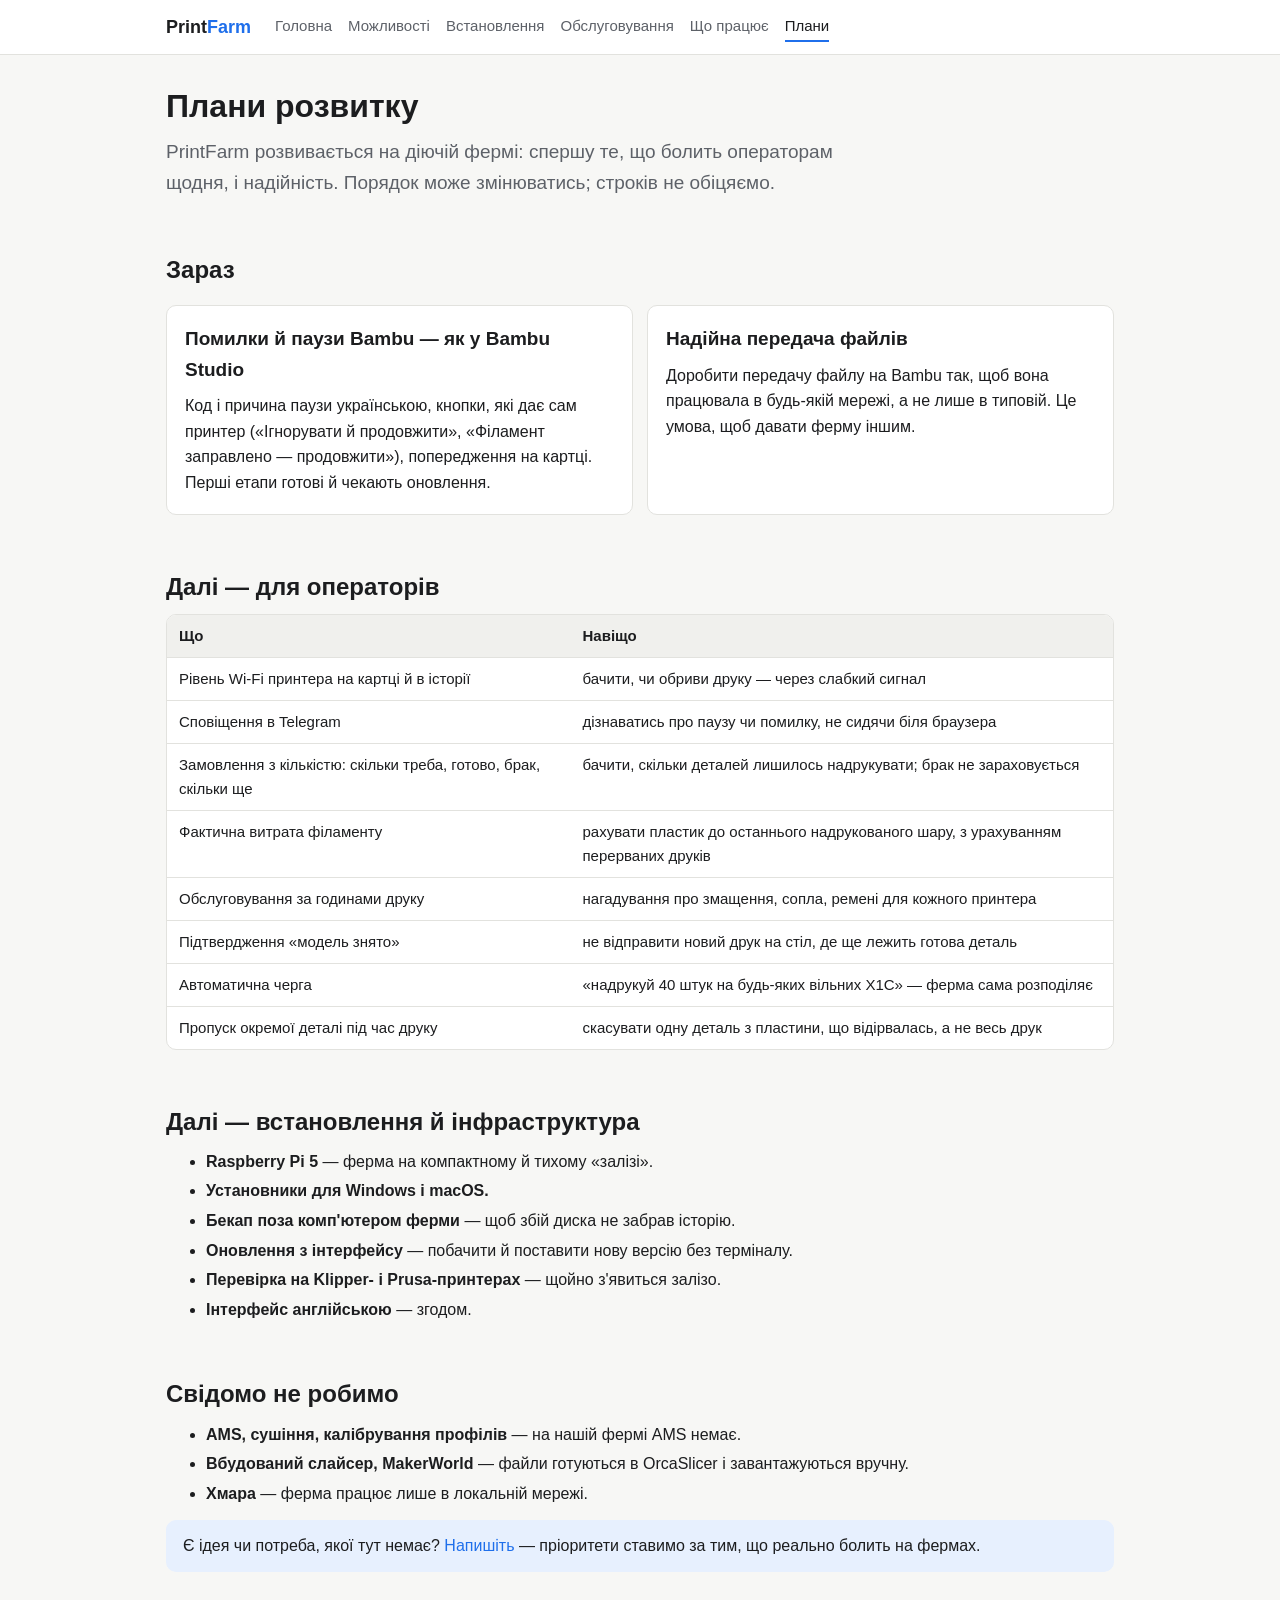
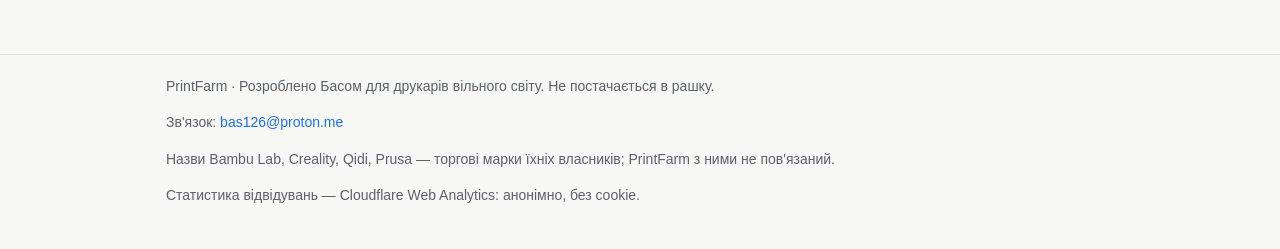
<file: roadmap.html>
<!doctype html>
<html lang="uk">
<head>
<meta charset="utf-8">
<meta name="viewport" content="width=device-width, initial-scale=1">
<title>Плани — PrintFarm</title>
<meta name="description" content="Плани розвитку PrintFarm: що робимо зараз, що далі, і чого свідомо не робимо.">
<link rel="stylesheet" href="style.css">
</head>
<body>
<header class="site-header"><div class="wrap">
  <a class="logo" href="index.html">Print<span>Farm</span></a>
  <nav class="nav">
    <a href="index.html">Головна</a>
    <a href="features.html">Можливості</a>
    <a href="install.html">Встановлення</a>
    <a href="maintenance.html">Обслуговування</a>
    <a href="status.html">Що працює</a>
    <a class="active" href="roadmap.html">Плани</a>
  </nav>
</div></header>

<main class="wrap">
  <h1>Плани розвитку</h1>
  <p class="lead">PrintFarm розвивається на діючій фермі: спершу те, що болить операторам щодня, і надійність.
    Порядок може змінюватись; строків не обіцяємо.</p>

  <h2>Зараз</h2>
  <div class="cards">
    <div class="card"><h3>Помилки й паузи Bambu — як у Bambu Studio</h3>
      <p>Код і причина паузи українською, кнопки, які дає сам принтер («Ігнорувати й продовжити», «Філамент
        заправлено — продовжити»), попередження на картці. Перші етапи готові й чекають оновлення.</p></div>
    <div class="card"><h3>Надійна передача файлів</h3>
      <p>Доробити передачу файлу на Bambu так, щоб вона працювала в будь-якій мережі, а не лише в типовій.
        Це умова, щоб давати ферму іншим.</p></div>
  </div>

  <h2>Далі — для операторів</h2>
  <div class="table"><table>
    <tr><th>Що</th><th>Навіщо</th></tr>
    <tr><td>Рівень Wi-Fi принтера на картці й в історії</td><td>бачити, чи обриви друку — через слабкий сигнал</td></tr>
    <tr><td>Сповіщення в Telegram</td><td>дізнаватись про паузу чи помилку, не сидячи біля браузера</td></tr>
    <tr><td>Замовлення з кількістю: скільки треба, готово, брак, скільки ще</td><td>бачити, скільки деталей лишилось
      надрукувати; брак не зараховується</td></tr>
    <tr><td>Фактична витрата філаменту</td><td>рахувати пластик до останнього надрукованого шару, з урахуванням
      перерваних друків</td></tr>
    <tr><td>Обслуговування за годинами друку</td><td>нагадування про змащення, сопла, ремені для кожного принтера</td></tr>
    <tr><td>Підтвердження «модель знято»</td><td>не відправити новий друк на стіл, де ще лежить готова деталь</td></tr>
    <tr><td>Автоматична черга</td><td>«надрукуй 40 штук на будь-яких вільних X1C» — ферма сама розподіляє</td></tr>
    <tr><td>Пропуск окремої деталі під час друку</td><td>скасувати одну деталь з пластини, що відірвалась, а не весь друк</td></tr>
  </table></div>

  <h2>Далі — встановлення й інфраструктура</h2>
  <ul>
    <li><b>Raspberry Pi 5</b> — ферма на компактному й тихому «залізі».</li>
    <li><b>Установники для Windows і macOS.</b></li>
    <li><b>Бекап поза комп'ютером ферми</b> — щоб збій диска не забрав історію.</li>
    <li><b>Оновлення з інтерфейсу</b> — побачити й поставити нову версію без терміналу.</li>
    <li><b>Перевірка на Klipper- і Prusa-принтерах</b> — щойно з'явиться залізо.</li>
    <li><b>Інтерфейс англійською</b> — згодом.</li>
  </ul>

  <h2>Свідомо не робимо</h2>
  <ul>
    <li><b>AMS, сушіння, калібрування профілів</b> — на нашій фермі AMS немає.</li>
    <li><b>Вбудований слайсер, MakerWorld</b> — файли готуються в OrcaSlicer і завантажуються вручну.</li>
    <li><b>Хмара</b> — ферма працює лише в локальній мережі.</li>
  </ul>

  <div class="note info"><p>Є ідея чи потреба, якої тут немає? <a href="mailto:bas126@proton.me">Напишіть</a> — пріоритети ставимо за тим, що реально
    болить на фермах.</p></div>
</main>

<footer class="site-footer"><div class="wrap">
  <p>PrintFarm · Розроблено Басом для друкарів вільного світу. Не постачається в рашку.</p>
  <p>Зв'язок: <a href="mailto:bas126@proton.me">bas126@proton.me</a></p>
  <p>Назви Bambu Lab, Creality, Qidi, Prusa — торгові марки їхніх власників; PrintFarm з ними не пов'язаний.</p>
  <p>Статистика відвідувань — Cloudflare Web Analytics: анонімно, без cookie.</p>
</div></footer>
<!-- Cloudflare Web Analytics --><script type='module' src='https://static.cloudflareinsights.com/beacon.min.js' data-cf-beacon='{"token": "cf195b41b394469f801812a8782b226f"}'></script><!-- End Cloudflare Web Analytics -->
</body>
</html>
</file>
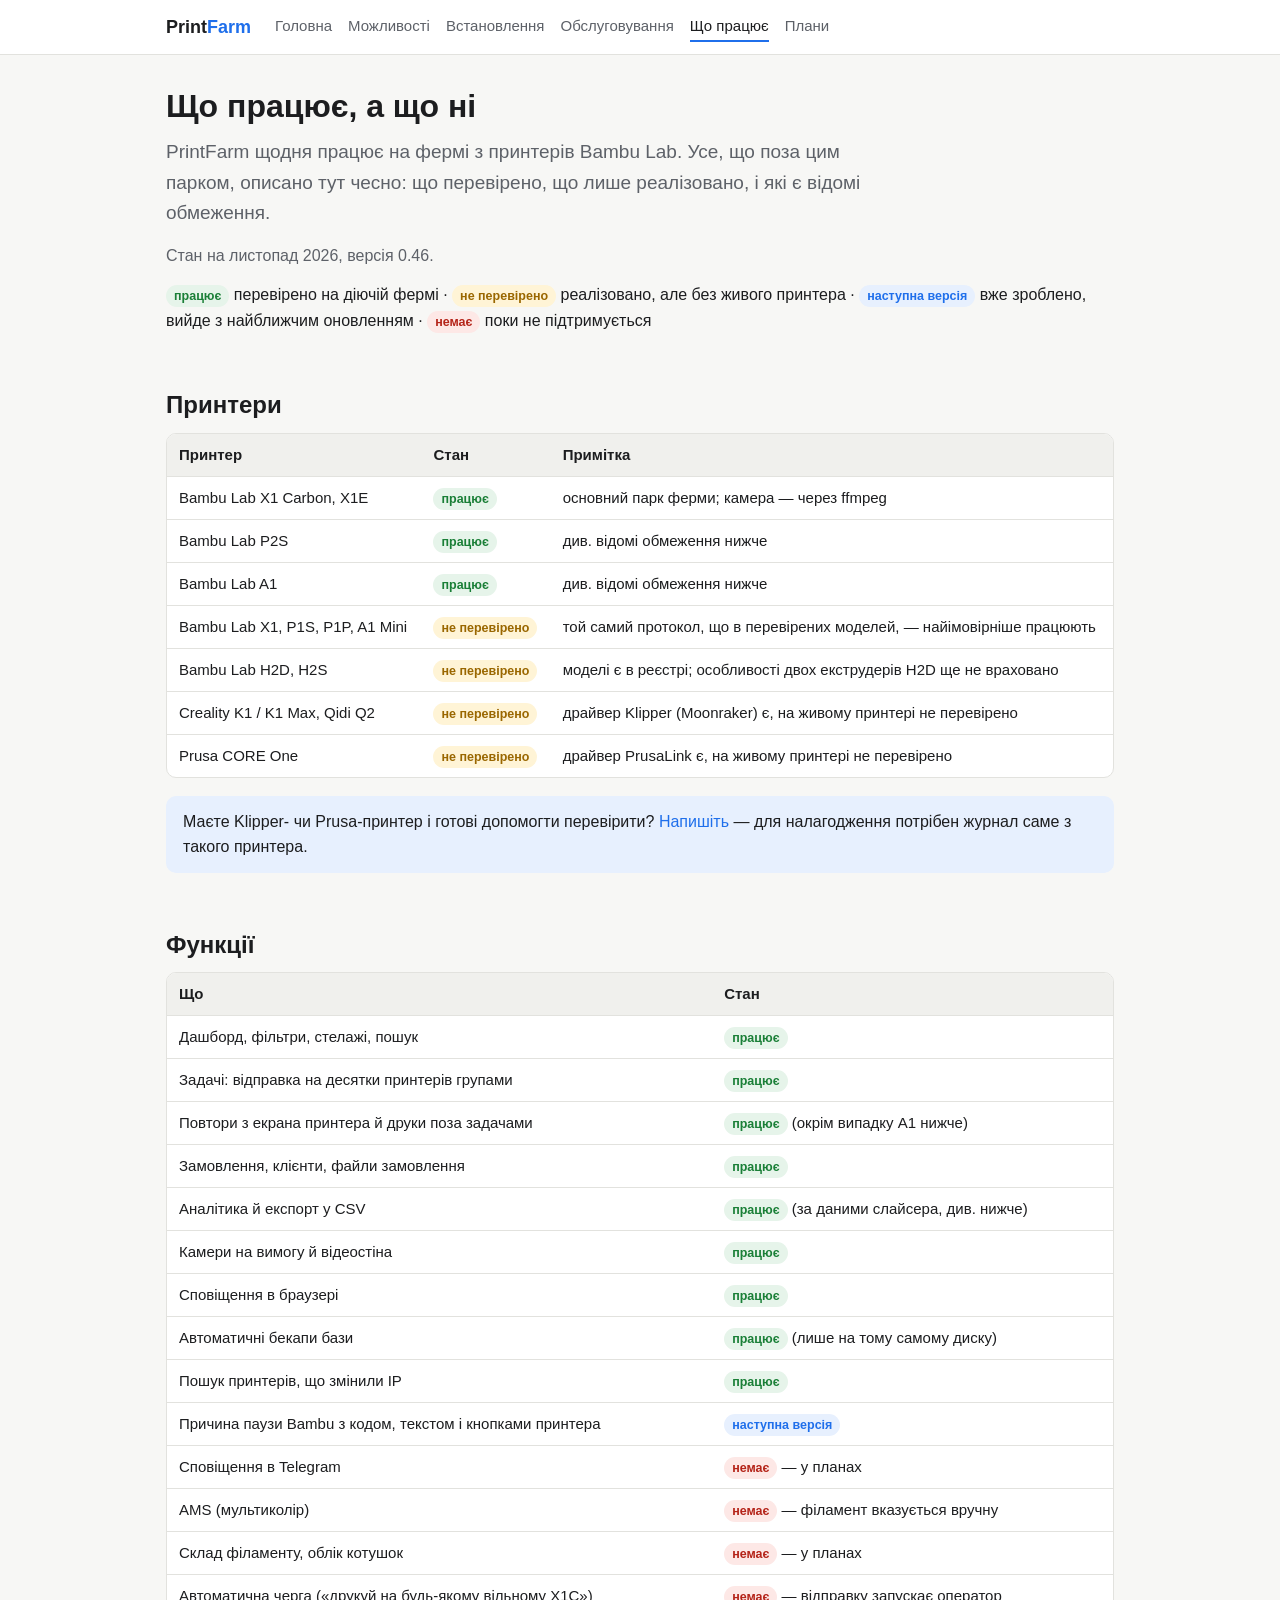
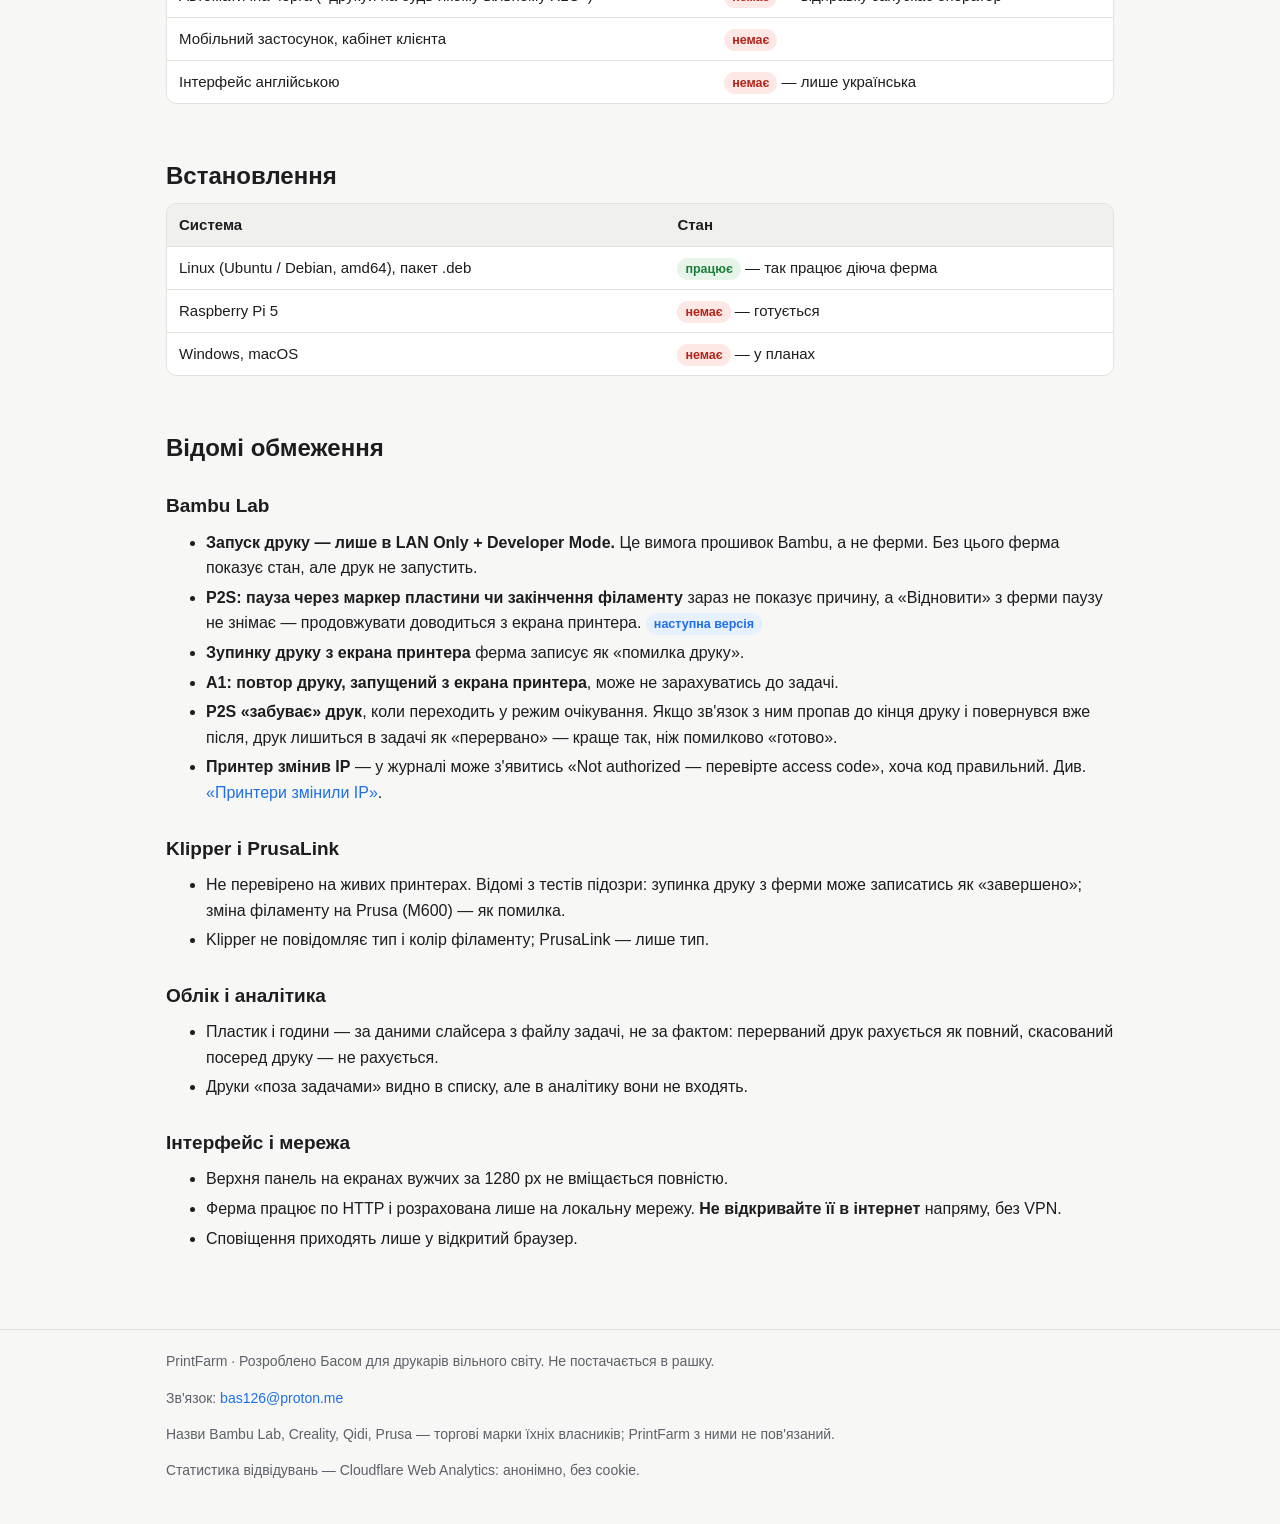
<file: status.html>
<!doctype html>
<html lang="uk">
<head>
<meta charset="utf-8">
<meta name="viewport" content="width=device-width, initial-scale=1">
<title>Що працює — PrintFarm</title>
<meta name="description" content="Чесний стан PrintFarm: що перевірено на діючій фермі, що реалізовано, але не перевірено на залізі, і відомі обмеження.">
<link rel="stylesheet" href="style.css">
</head>
<body>
<header class="site-header"><div class="wrap">
  <a class="logo" href="index.html">Print<span>Farm</span></a>
  <nav class="nav">
    <a href="index.html">Головна</a>
    <a href="features.html">Можливості</a>
    <a href="install.html">Встановлення</a>
    <a href="maintenance.html">Обслуговування</a>
    <a class="active" href="status.html">Що працює</a>
    <a href="roadmap.html">Плани</a>
  </nav>
</div></header>

<main class="wrap">
  <h1>Що працює, а що ні</h1>
  <p class="lead">PrintFarm щодня працює на фермі з принтерів Bambu Lab. Усе, що поза цим парком, описано тут
    чесно: що перевірено, що лише реалізовано, і які є відомі обмеження.</p>
  <p class="muted">Стан на листопад 2026, версія 0.46.</p>

  <p><span class="tag ok">працює</span> перевірено на діючій фермі ·
    <span class="tag warn">не перевірено</span> реалізовано, але без живого принтера ·
    <span class="tag next">наступна версія</span> вже зроблено, вийде з найближчим оновленням ·
    <span class="tag bad">немає</span> поки не підтримується</p>

  <h2>Принтери</h2>
  <div class="table"><table>
    <tr><th>Принтер</th><th>Стан</th><th>Примітка</th></tr>
    <tr><td>Bambu Lab X1 Carbon, X1E</td><td><span class="tag ok">працює</span></td><td>основний парк ферми; камера — через ffmpeg</td></tr>
    <tr><td>Bambu Lab P2S</td><td><span class="tag ok">працює</span></td><td>див. відомі обмеження нижче</td></tr>
    <tr><td>Bambu Lab A1</td><td><span class="tag ok">працює</span></td><td>див. відомі обмеження нижче</td></tr>
    <tr><td>Bambu Lab X1, P1S, P1P, A1 Mini</td><td><span class="tag warn">не перевірено</span></td><td>той самий протокол, що в перевірених моделей, — найімовірніше працюють</td></tr>
    <tr><td>Bambu Lab H2D, H2S</td><td><span class="tag warn">не перевірено</span></td><td>моделі є в реєстрі; особливості двох екструдерів H2D ще не враховано</td></tr>
    <tr><td>Creality K1 / K1 Max, Qidi Q2</td><td><span class="tag warn">не перевірено</span></td><td>драйвер Klipper (Moonraker) є, на живому принтері не перевірено</td></tr>
    <tr><td>Prusa CORE One</td><td><span class="tag warn">не перевірено</span></td><td>драйвер PrusaLink є, на живому принтері не перевірено</td></tr>
  </table></div>
  <div class="note info"><p>Маєте Klipper- чи Prusa-принтер і готові допомогти перевірити? <a href="mailto:bas126@proton.me">Напишіть</a> — для
    налагодження потрібен журнал саме з такого принтера.</p></div>

  <h2>Функції</h2>
  <div class="table"><table>
    <tr><th>Що</th><th>Стан</th></tr>
    <tr><td>Дашборд, фільтри, стелажі, пошук</td><td><span class="tag ok">працює</span></td></tr>
    <tr><td>Задачі: відправка на десятки принтерів групами</td><td><span class="tag ok">працює</span></td></tr>
    <tr><td>Повтори з екрана принтера й друки поза задачами</td><td><span class="tag ok">працює</span> (окрім випадку A1 нижче)</td></tr>
    <tr><td>Замовлення, клієнти, файли замовлення</td><td><span class="tag ok">працює</span></td></tr>
    <tr><td>Аналітика й експорт у CSV</td><td><span class="tag ok">працює</span> (за даними слайсера, див. нижче)</td></tr>
    <tr><td>Камери на вимогу й відеостіна</td><td><span class="tag ok">працює</span></td></tr>
    <tr><td>Сповіщення в браузері</td><td><span class="tag ok">працює</span></td></tr>
    <tr><td>Автоматичні бекапи бази</td><td><span class="tag ok">працює</span> (лише на тому самому диску)</td></tr>
    <tr><td>Пошук принтерів, що змінили IP</td><td><span class="tag ok">працює</span></td></tr>
    <tr><td>Причина паузи Bambu з кодом, текстом і кнопками принтера</td><td><span class="tag next">наступна версія</span></td></tr>
    <tr><td>Сповіщення в Telegram</td><td><span class="tag bad">немає</span> — у планах</td></tr>
    <tr><td>AMS (мультиколір)</td><td><span class="tag bad">немає</span> — філамент вказується вручну</td></tr>
    <tr><td>Склад філаменту, облік котушок</td><td><span class="tag bad">немає</span> — у планах</td></tr>
    <tr><td>Автоматична черга («друкуй на будь-якому вільному X1C»)</td><td><span class="tag bad">немає</span> — відправку запускає оператор</td></tr>
    <tr><td>Мобільний застосунок, кабінет клієнта</td><td><span class="tag bad">немає</span></td></tr>
    <tr><td>Інтерфейс англійською</td><td><span class="tag bad">немає</span> — лише українська</td></tr>
  </table></div>

  <h2>Встановлення</h2>
  <div class="table"><table>
    <tr><th>Система</th><th>Стан</th></tr>
    <tr><td>Linux (Ubuntu / Debian, amd64), пакет .deb</td><td><span class="tag ok">працює</span> — так працює діюча ферма</td></tr>
    <tr><td>Raspberry Pi 5</td><td><span class="tag bad">немає</span> — готується</td></tr>
    <tr><td>Windows, macOS</td><td><span class="tag bad">немає</span> — у планах</td></tr>
  </table></div>

  <h2>Відомі обмеження</h2>
  <h3>Bambu Lab</h3>
  <ul>
    <li><b>Запуск друку — лише в LAN Only + Developer Mode.</b> Це вимога прошивок Bambu, а не ферми. Без цього
      ферма показує стан, але друк не запустить.</li>
    <li><b>P2S: пауза через маркер пластини чи закінчення філаменту</b> зараз не показує причину, а «Відновити» з
      ферми паузу не знімає — продовжувати доводиться з екрана принтера. <span class="tag next">наступна версія</span></li>
    <li><b>Зупинку друку з екрана принтера</b> ферма записує як «помилка друку».</li>
    <li><b>A1: повтор друку, запущений з екрана принтера</b>, може не зарахуватись до задачі.</li>
    <li><b>P2S «забуває» друк</b>, коли переходить у режим очікування. Якщо зв'язок з ним пропав до кінця друку і
      повернувся вже після, друк лишиться в задачі як «перервано» — краще так, ніж помилково «готово».</li>
    <li><b>Принтер змінив IP</b> — у журналі може з'явитись «Not authorized — перевірте access code», хоча код
      правильний. Див. <a href="maintenance.html#ip">«Принтери змінили IP»</a>.</li>
  </ul>
  <h3>Klipper і PrusaLink</h3>
  <ul>
    <li>Не перевірено на живих принтерах. Відомі з тестів підозри: зупинка друку з ферми може записатись як
      «завершено»; зміна філаменту на Prusa (M600) — як помилка.</li>
    <li>Klipper не повідомляє тип і колір філаменту; PrusaLink — лише тип.</li>
  </ul>
  <h3>Облік і аналітика</h3>
  <ul>
    <li>Пластик і години — за даними слайсера з файлу задачі, не за фактом: перерваний друк рахується як повний,
      скасований посеред друку — не рахується.</li>
    <li>Друки «поза задачами» видно в списку, але в аналітику вони не входять.</li>
  </ul>
  <h3>Інтерфейс і мережа</h3>
  <ul>
    <li>Верхня панель на екранах вужчих за 1280 px не вміщається повністю.</li>
    <li>Ферма працює по HTTP і розрахована лише на локальну мережу. <b>Не відкривайте її в інтернет</b> напряму,
      без VPN.</li>
    <li>Сповіщення приходять лише у відкритий браузер.</li>
  </ul>
</main>

<footer class="site-footer"><div class="wrap">
  <p>PrintFarm · Розроблено Басом для друкарів вільного світу. Не постачається в рашку.</p>
  <p>Зв'язок: <a href="mailto:bas126@proton.me">bas126@proton.me</a></p>
  <p>Назви Bambu Lab, Creality, Qidi, Prusa — торгові марки їхніх власників; PrintFarm з ними не пов'язаний.</p>
  <p>Статистика відвідувань — Cloudflare Web Analytics: анонімно, без cookie.</p>
</div></footer>
<!-- Cloudflare Web Analytics --><script type='module' src='https://static.cloudflareinsights.com/beacon.min.js' data-cf-beacon='{"token": "cf195b41b394469f801812a8782b226f"}'></script><!-- End Cloudflare Web Analytics -->
</body>
</html>
</file>
<file: style.css>
/* Спільні стилі сайту PrintFarm. Кольори — токенами, щоб темна тема змінювала лише їх. */
:root {
  --bg: #f7f7f5;
  --surface: #ffffff;
  --text: #1c1d1f;
  --muted: #5d6168;
  --border: #e2e2de;
  --accent: #1f6feb;
  --accent-soft: #e7f0fe;
  --ok: #1a7f37;
  --ok-soft: #e6f4ea;
  --warn: #9a6700;
  --warn-soft: #fff4d6;
  --bad: #b42318;
  --bad-soft: #fde8e6;
  --code-bg: #f0f0ed;
  --radius: 10px;
  --max: 980px;
}
@media (prefers-color-scheme: dark) {
  :root:not([data-theme="light"]) {
    --bg: #121315;
    --surface: #1a1c1f;
    --text: #e8e8e6;
    --muted: #a2a6ad;
    --border: #2d3035;
    --accent: #5b9cff;
    --accent-soft: #1a2a44;
    --ok: #4cc26b;
    --ok-soft: #15301d;
    --warn: #e0b341;
    --warn-soft: #352a0e;
    --bad: #f07167;
    --bad-soft: #3a1714;
    --code-bg: #23262a;
  }
}

* { box-sizing: border-box; }
html { -webkit-text-size-adjust: 100%; }
body {
  margin: 0;
  background: var(--bg);
  color: var(--text);
  font: 16px/1.6 -apple-system, BlinkMacSystemFont, "Segoe UI", Roboto, "Helvetica Neue", Arial, sans-serif;
}
a { color: var(--accent); text-decoration: none; }
a:hover { text-decoration: underline; }
img { max-width: 100%; height: auto; display: block; }

/* Шапка: логотип + навігація; на вузькому екрані навігація переноситься рядками */
.site-header {
  background: var(--surface);
  border-bottom: 1px solid var(--border);
  position: sticky; top: 0; z-index: 10;
}
.site-header .wrap { display: flex; flex-wrap: wrap; align-items: center; gap: 8px 24px; padding-top: 12px; padding-bottom: 12px; }
.logo { font-weight: 700; font-size: 18px; color: var(--text); }
.logo span { color: var(--accent); }
.nav { display: flex; flex-wrap: wrap; gap: 4px 16px; font-size: 15px; }
.nav a { color: var(--muted); padding: 2px 0; border-bottom: 2px solid transparent; }
.nav a:hover { color: var(--text); text-decoration: none; }
.nav a.active { color: var(--text); border-bottom-color: var(--accent); }

.wrap { max-width: var(--max); margin: 0 auto; padding-left: 16px; padding-right: 16px; }
main.wrap { padding-top: 32px; padding-bottom: 64px; }

h1 { font-size: 32px; line-height: 1.2; margin: 0 0 12px; }
h2 { font-size: 24px; line-height: 1.3; margin: 48px 0 12px; padding-top: 8px; }
h3 { font-size: 19px; margin: 28px 0 8px; }
p, ul, ol { margin: 0 0 14px; }
li { margin-bottom: 4px; }
.lead { font-size: 19px; color: var(--muted); max-width: 720px; }
.muted { color: var(--muted); }

/* Зміст сторінки — якорі на розділи */
.toc { background: var(--surface); border: 1px solid var(--border); border-radius: var(--radius); padding: 14px 18px; margin: 20px 0 8px; font-size: 15px; }
.toc strong { display: block; margin-bottom: 6px; }
.toc a { display: inline-block; margin: 0 14px 4px 0; }

/* Головна: перший екран і плитки */
.hero { padding: 24px 0 8px; }
.hero h1 { font-size: 40px; }
.stats { display: grid; grid-template-columns: repeat(auto-fit, minmax(170px, 1fr)); gap: 12px; margin: 28px 0; }
.stat { background: var(--surface); border: 1px solid var(--border); border-radius: var(--radius); padding: 16px; }
.stat b { display: block; font-size: 26px; line-height: 1.2; }
.stat span { color: var(--muted); font-size: 14px; }
.cards { display: grid; grid-template-columns: repeat(auto-fit, minmax(260px, 1fr)); gap: 14px; margin: 20px 0; }
.card { background: var(--surface); border: 1px solid var(--border); border-radius: var(--radius); padding: 18px; }
.card h3 { margin-top: 0; }
.card p:last-child { margin-bottom: 0; }
.buttons { display: flex; flex-wrap: wrap; gap: 10px; margin: 20px 0; }
.btn { display: inline-block; padding: 10px 18px; border-radius: 8px; border: 1px solid var(--border); background: var(--surface); color: var(--text); font-weight: 600; }
.btn:hover { text-decoration: none; border-color: var(--accent); }
.btn.primary { background: var(--accent); border-color: var(--accent); color: #fff; }

/* Знімки екрана з підписом */
figure { margin: 20px 0 24px; }
figure img { border: 1px solid var(--border); border-radius: var(--radius); }
figcaption { color: var(--muted); font-size: 14px; margin-top: 8px; }

/* Таблиці — у власному скролі, щоб не розпирати сторінку на телефоні */
.table { overflow-x: auto; margin: 12px 0 18px; border: 1px solid var(--border); border-radius: var(--radius); background: var(--surface); }
table { border-collapse: collapse; width: 100%; font-size: 15px; }
th, td { text-align: left; vertical-align: top; padding: 9px 12px; border-bottom: 1px solid var(--border); }
tr:last-child td { border-bottom: 0; }
th { font-weight: 600; background: var(--code-bg); }

code { font-family: ui-monospace, SFMono-Regular, Menlo, Consolas, monospace; font-size: 0.9em; background: var(--code-bg); padding: 1px 5px; border-radius: 4px; }
pre { background: var(--code-bg); border: 1px solid var(--border); border-radius: var(--radius); padding: 14px 16px; overflow-x: auto; margin: 10px 0 18px; }
pre code { background: none; padding: 0; font-size: 14px; line-height: 1.55; }

/* Плашки-позначки стану: працює / частково / не перевірено */
.note { border-radius: var(--radius); padding: 12px 16px; margin: 14px 0 18px; border: 1px solid var(--border); background: var(--surface); }
.note.info { background: var(--accent-soft); border-color: transparent; }
.note.warn { background: var(--warn-soft); border-color: transparent; }
.note p:last-child, .note ul:last-child { margin-bottom: 0; }
.tag { display: inline-block; font-size: 12.5px; font-weight: 600; padding: 1px 8px; border-radius: 999px; white-space: nowrap; }
.tag.ok { background: var(--ok-soft); color: var(--ok); }
.tag.warn { background: var(--warn-soft); color: var(--warn); }
.tag.bad { background: var(--bad-soft); color: var(--bad); }
.tag.next { background: var(--accent-soft); color: var(--accent); }

ol.steps > li { margin-bottom: 14px; }

.site-footer { border-top: 1px solid var(--border); color: var(--muted); font-size: 14px; }
.site-footer .wrap { padding-top: 20px; padding-bottom: 28px; }

/* Перехід за якорем: заголовок не ховається під закріпленою шапкою */
[id] { scroll-margin-top: 80px; }

@media (max-width: 600px) {
  /* На телефоні навігація займає два рядки — закріплена шапка з'їла б пів екрана */
  .site-header { position: static; }
  [id] { scroll-margin-top: 12px; }
  h1, .hero h1 { font-size: 28px; }
  h2 { font-size: 21px; }
  .lead { font-size: 17px; }
}
</file>
